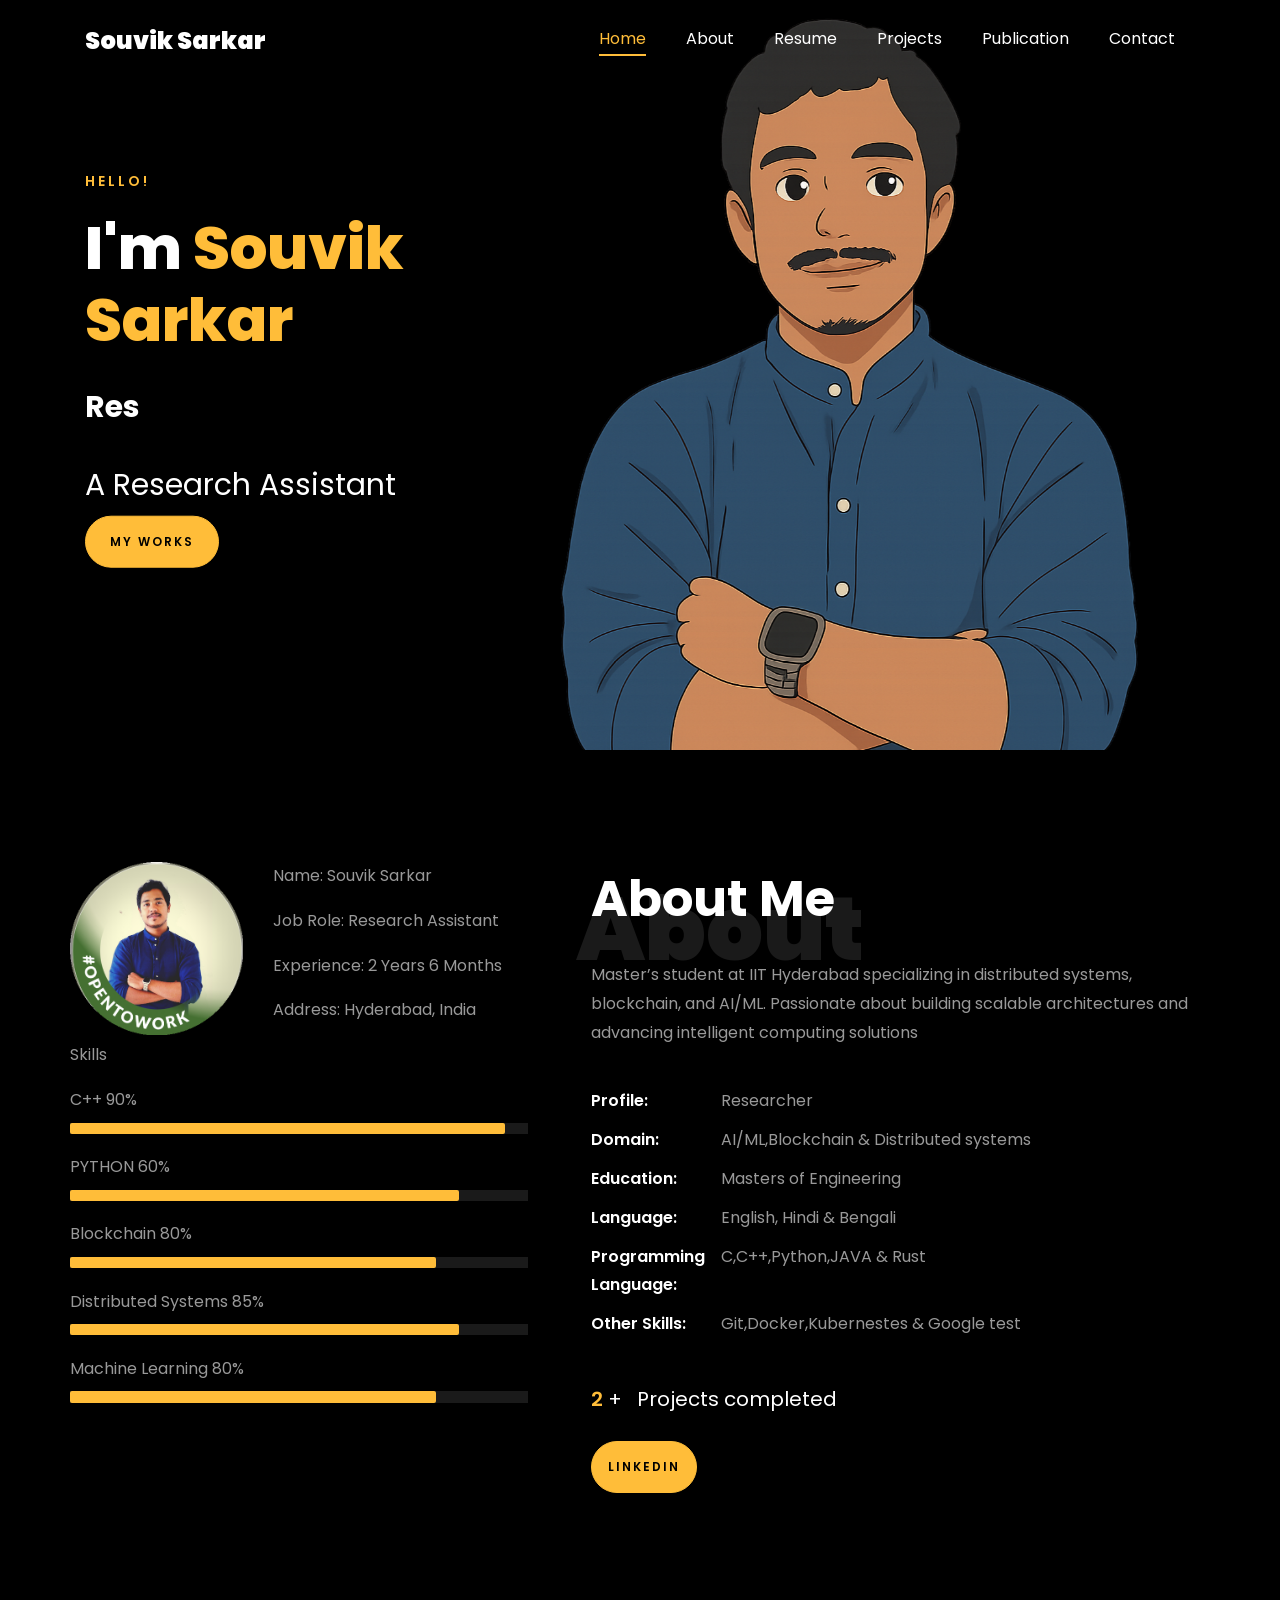
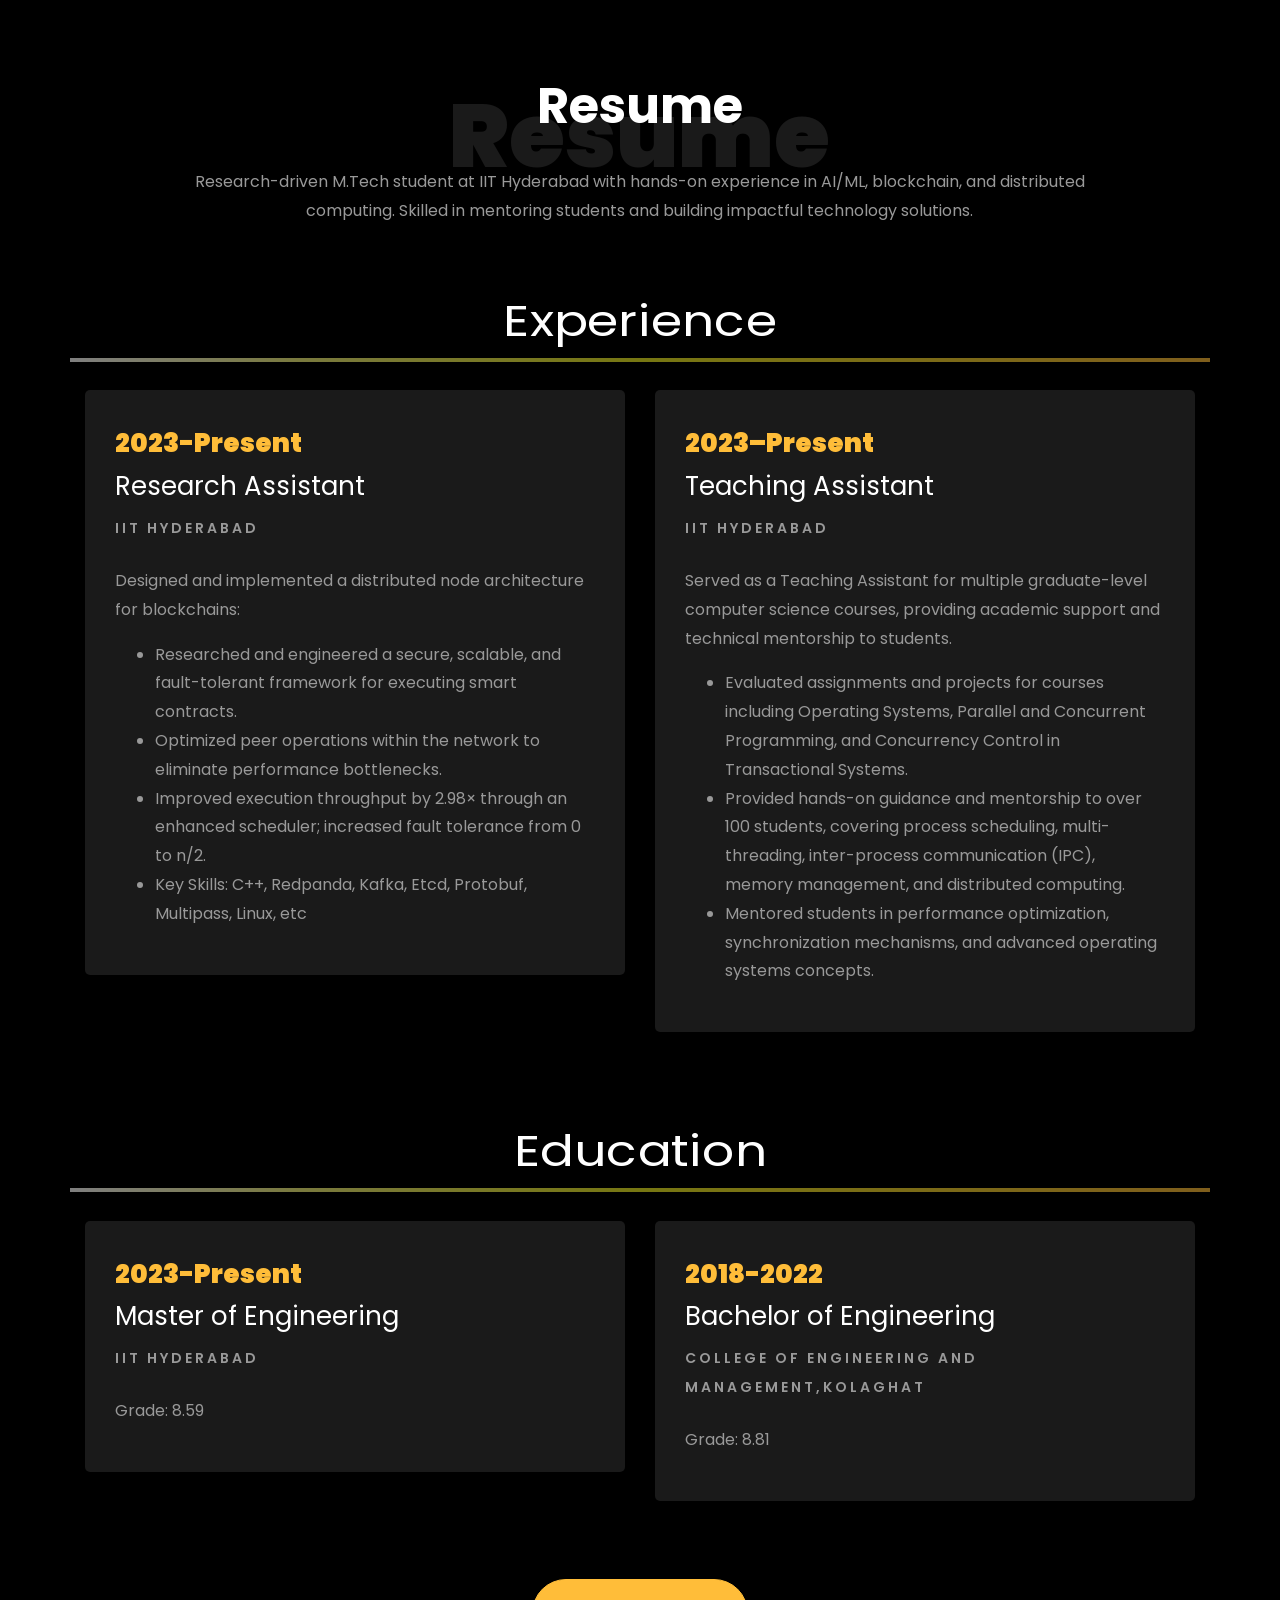
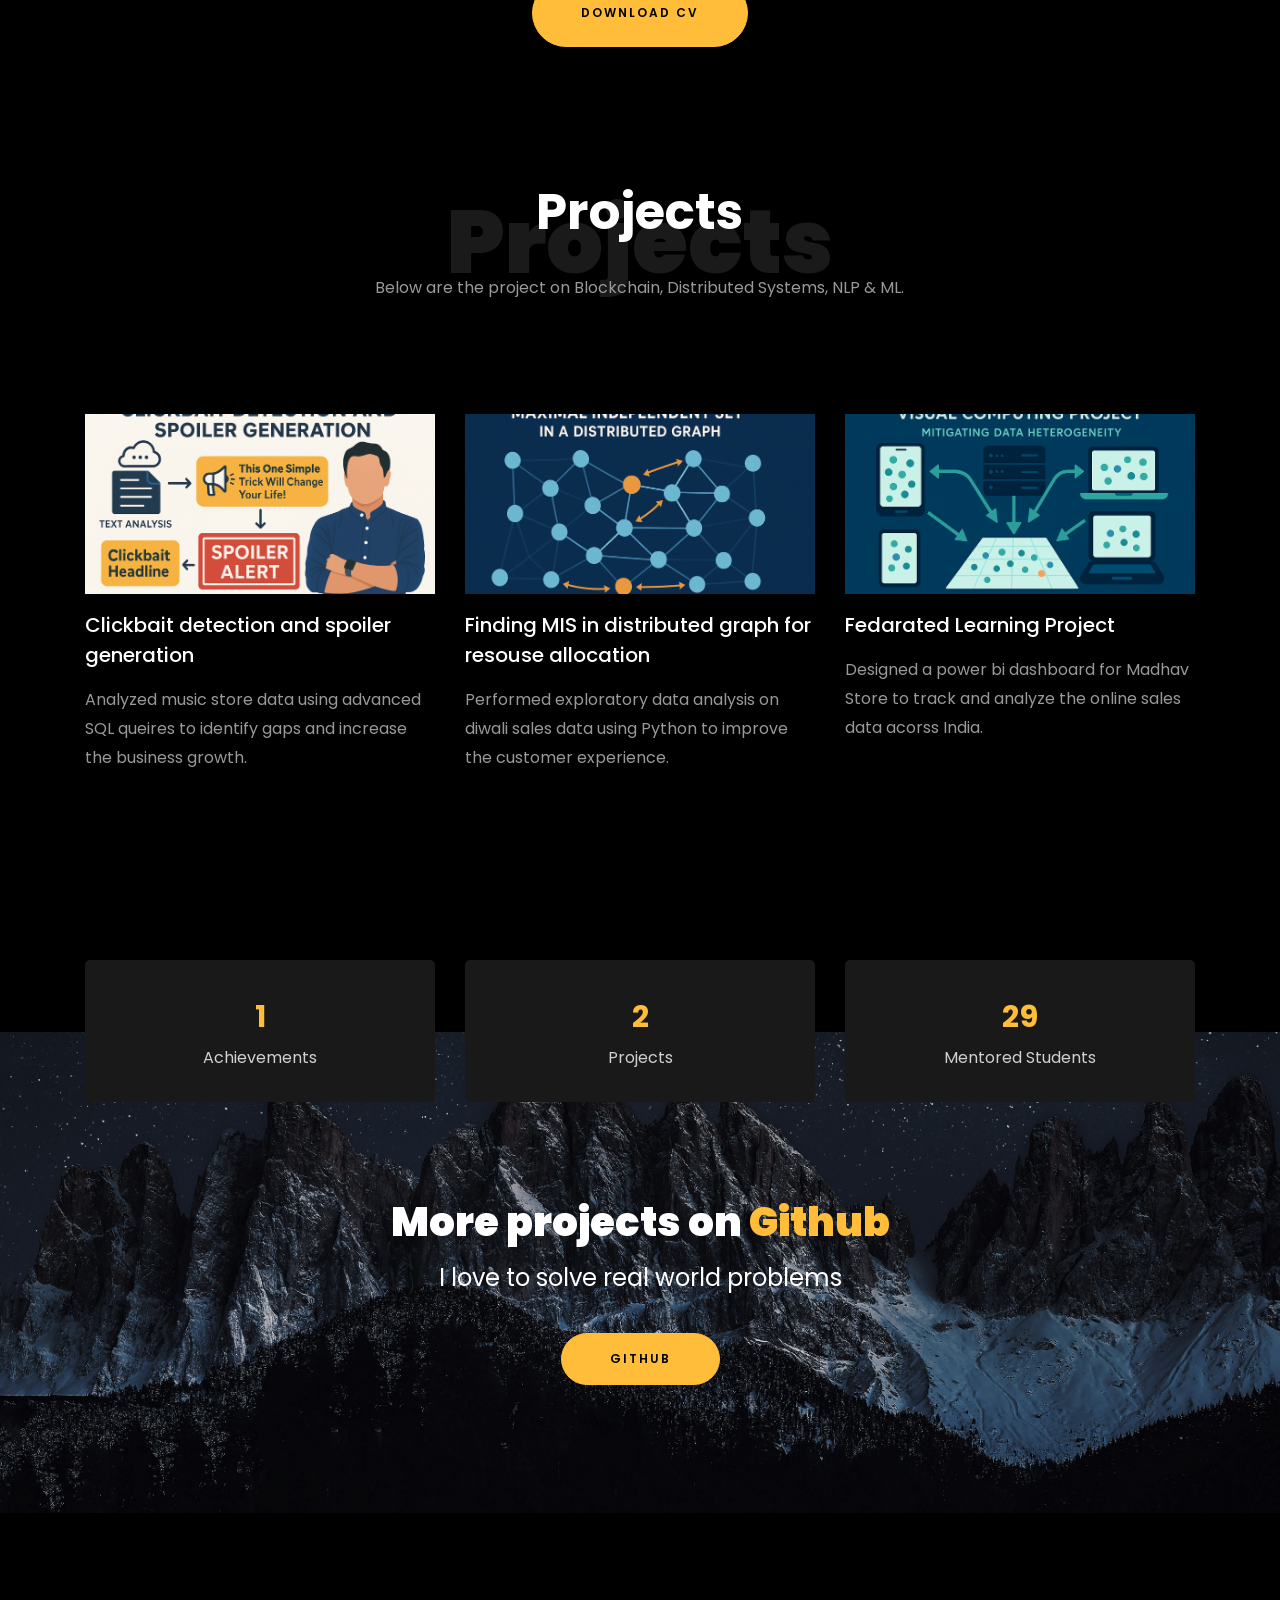
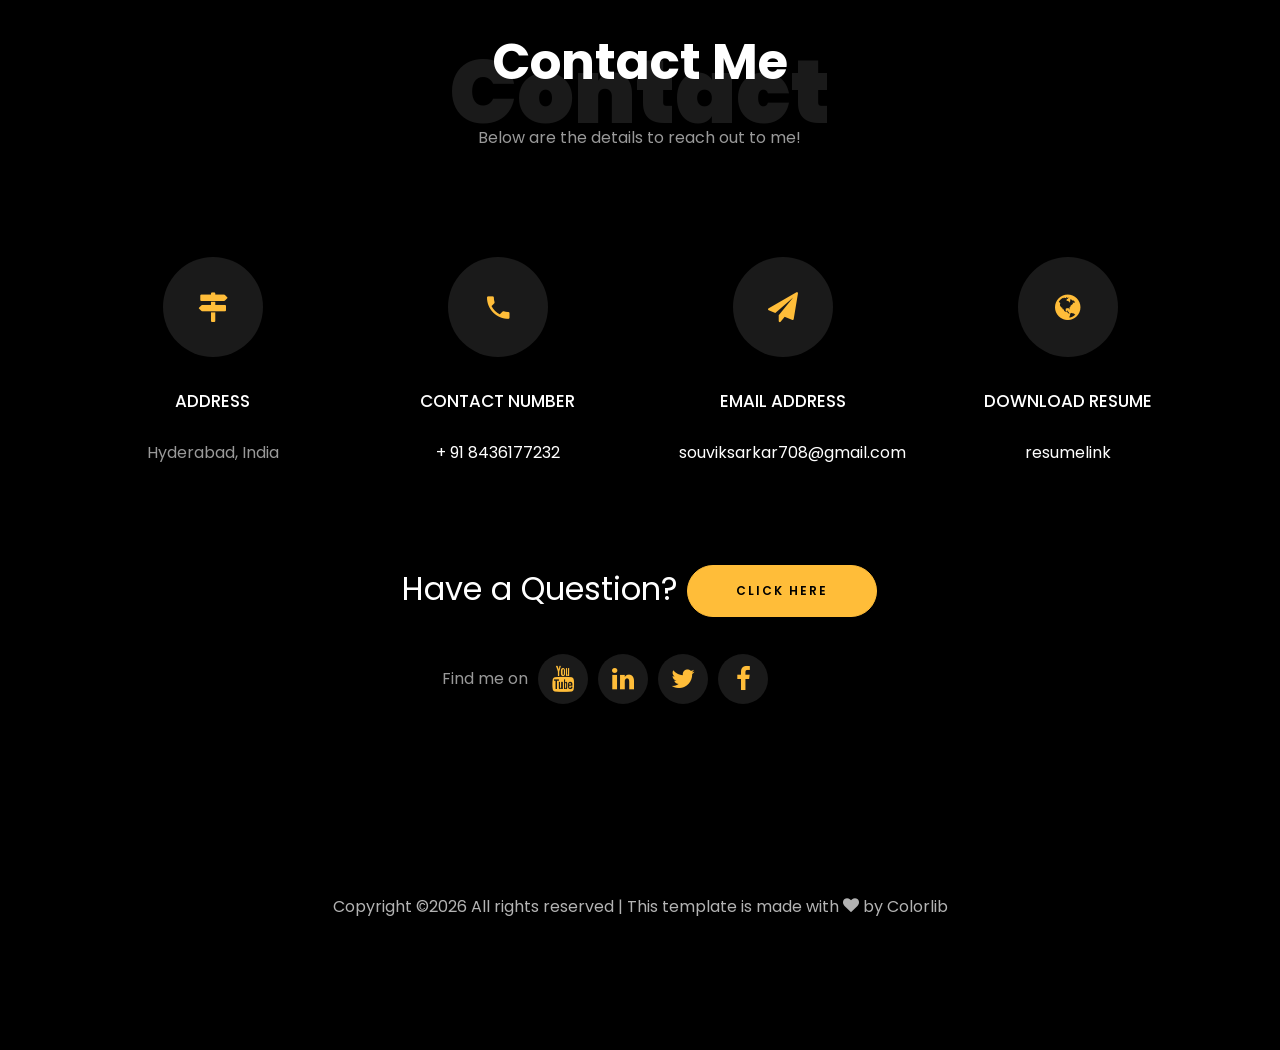
<file: index.html>
<!DOCTYPE html>
<html lang="en">
  <head>
    <title>Souvik Sarkar Portfolio</title>
    <meta charset="utf-8">
    <meta name="viewport" content="width=device-width, initial-scale=1, shrink-to-fit=no">
    
    <link href="https://fonts.googleapis.com/css?family=Poppins:100,200,300,400,500,600,700,800,900" rel="stylesheet">

    <link rel="stylesheet" href="css/open-iconic-bootstrap.min.css">
    <link rel="stylesheet" href="css/animate.css">
    
    <link rel="stylesheet" href="css/owl.carousel.min.css">
    <link rel="stylesheet" href="css/owl.theme.default.min.css">
    <link rel="stylesheet" href="css/magnific-popup.css">

    <link rel="stylesheet" href="css/aos.css">

    <link rel="stylesheet" href="css/ionicons.min.css">
    
    <link rel="stylesheet" href="css/flaticon.css">
    <link rel="stylesheet" href="css/icomoon.css">
    <link rel="stylesheet" href="css/style.css">



<style>

/*======================================
//--//-->   ABOUT
======================================*/

.about-mf .box-shadow-full {
  padding-top: 4rem;
  padding-bottom: 4rem;
}

.about-mf .about-img {
  margin-bottom: 2rem;
}

.about-mf .about-img img {
  margin-left: 10px;
}


.skill-mf .progress {
  /* background-color: #cde1f8; */
  margin: .5rem 0 1.2rem 0;
  border-radius: 0;
  height: .7rem;
}

.skill-mf .progress .progress-bar {
  height: .7rem;
  background-color: #ffbd39;
}


/* Animation styles */
#typing-animation {
  position: relative;
  font-size: 30px;
  font-weight: bold;
  color: rgb(255, 255, 255);
  overflow: hidden;
  white-space: nowrap;
  animation: typing 3s steps(20, end) infinite;
}

#typing-animation:before {
  content: "";
  /* position: absolute; */
  top: 0;
  left: 0;
  width: 0;
  height: 100%;
  background-color: #ccc;
  animation: typing-cursor 0.5s ease-in-out infinite;
}

@keyframes typing {
  from {
    width: 0;
  }
  to {
    width: 100%;
  }
}

@keyframes typing-cursor {
  from {
    width: 5px;
  }
  to {
    width: 0;
  }
}


/* project image zoom effect */

.zoom-effect {
  overflow: hidden;
  transition: transform 0.3s ease-out;
}

.zoom-effect:hover {
  transform: scale(1.1);
}


</style>


  </head>
  <body data-spy="scroll" data-target=".site-navbar-target" data-offset="300">
	  
	  
    <nav class="navbar navbar-expand-lg navbar-dark ftco_navbar ftco-navbar-light site-navbar-target" id="ftco-navbar">
	    <div class="container">
	      <a class="navbar-brand" href="index.html">Souvik Sarkar</a>
	      <button class="navbar-toggler js-fh5co-nav-toggle fh5co-nav-toggle" type="button" data-toggle="collapse" data-target="#ftco-nav" aria-controls="ftco-nav" aria-expanded="false" aria-label="Toggle navigation">
	        <span class="oi oi-menu"></span> Menu
	      </button>

	      <div class="collapse navbar-collapse" id="ftco-nav">
	        <ul class="navbar-nav nav ml-auto">
	          <li class="nav-item"><a href="#home-section" class="nav-link"><span>Home</span></a></li>
	          <li class="nav-item"><a href="#about-section" class="nav-link"><span>About</span></a></li>
	          <li class="nav-item"><a href="#resume-section" class="nav-link"><span>Resume</span></a></li>
	          <li class="nav-item"><a href="#project-section" class="nav-link"><span>Projects</span></a></li>
			  <li class="nav-item"><a href="#" class="nav-link"><span>Publication</span></a></li>
	          <li class="nav-item"><a href="#contact-section" class="nav-link"><span>Contact</span></a></li>
	        </ul>
	      </div>
	    </div>
	  </nav>
	  <section id="home-section" class="hero">
		  <div class="home-slider  owl-carousel">
	       <div class="slider-item ">
	      	<div class="overlay"></div>
	         <div class="container">
	          <div class="row d-md-flex no-gutters slider-text align-items-end justify-content-end" data-scrollax-parent="true">
	          	<div class="one-third js-fullheight order-md-last img" style="background-image:url(images/de61e42d-cf0a-4b4a-b64c-a668945ed99e.png);">
	          	 <div class="overlay"></div>
	          	</div>
		          <div class="one-forth d-flex  align-items-center ftco-animate" data-scrollax=" properties: { translateY: '70%' }">
		          	<div class="text">
		          		<span class="subheading">Hello!</span>
			            <h1 class="mb-4 mt-3">I'm <span>Souvik Sarkar</span></h1>

						<!-- Element to contain animated typing -->
						<span id="typing-animation"></span>

						<script>

						// Initialize the typing animation
						const typingAnimationElement = document.getElementById('typing-animation');

						// Create an array of typing text
						const typingTexts = [
						'Student  ',
						'Researcher  ',
						'Teacher   ',
						];

						// Create a function to display the typing animation for a given text
						function playTypingAnimation(text) {
						// Loop through each character and add it to the element
						for (let i = 0; i < text.length; i++) {
							setTimeout(() => {
							typingAnimationElement.textContent += text[i];
							}, i * 200); // Increase the delay to slow down the typing animation
						}

						// Once the animation is complete, reset the text and start over
						setTimeout(() => {
							typingAnimationElement.textContent = '';
							playTypingAnimation(typingTexts[(typingTexts.indexOf(text) + 1) % typingTexts.length]);
						}, text.length * 200);
						}

						// Start the typing animation loop
						playTypingAnimation(typingTexts[0]);

						</script>

						<br>
						<br>
			            <h2>A Research Assistant</h2>
						<!-- <h2 class="d-flex" style="margin-bottom: 0">With over 5 years of experience</h2> -->
						<!-- <br> -->
			            <p><a href="https://github.com/Souvik708" class="btn btn-primary py-3 px-4">My works</a></p>
		            </div>
		          </div>
	        	</div>
	        </div>
	      </div>
		</div>
    </section>



    <section class="ftco-about img ftco-section ftco-no-pb" id="about-section">
    	<div class="container">
			<div class="row">
				<div class="row d-flex align-items-stretch">
				<!-- <div class="row d-flex"> -->
					<div class="col-md-6 col-lg-5 d-flex">
						<div class="img-about img d-flex align-items-stretch">
							<div class="overlay">
								<div class="row">
									<div class="col-sm-6 col-md-5">
									  <div class="about-img">
										<img src="images/circular_output.png" class="img-fluid rounded b-shadow-a" alt="">
									  </div>
									</div>
									<!-- Details next to profile image -->
									<div class="col-sm-6 col-md-7">
									  <div class="about-info">
										<p><span class="title-s">Name: </span> <span>Souvik Sarkar</span></p>
										<p><span class="title-s">Job Role: </span> <span>Research Assistant</span></p>
										<p><span class="title-s">Experience: </span> <span>2 Years 6 Months</span></p>
										<p><span class="title-s">Address: </span> <span>Hyderabad, India</span></p>
									  </div>
									</div>
								  </div>

								<div class="skill-mf">
									<p class="title-s">Skills</p>
									<span>C++</span> <span class="pull-right">90%</span>
									<div class="progress">
										<div class="progress-bar" role="progressbar" style="width: 95%;" aria-valuenow="95" aria-valuemin="0"
											aria-valuemax="100"></div>
									</div>
									
									<span>PYTHON</span> <span class="pull-right">60%</span>
									<div class="progress">
										<div class="progress-bar" role="progressbar" style="width: 85%" aria-valuenow="85" aria-valuemin="0"
											aria-valuemax="100"></div>
									</div>
									
									<span>Blockchain</span> <span class="pull-right">80%</span>
									<div class="progress">
										<div class="progress-bar" role="progressbar" style="width: 80%" aria-valuenow="90" aria-valuemin="0"
											aria-valuemax="100"></div>
									</div>
									
									<span>Distributed Systems</span> <span class="pull-right">85%</span>
									<div class="progress">
										<div class="progress-bar" role="progressbar" style="width: 85%" aria-valuenow="85" aria-valuemin="0"
											aria-valuemax="100"></div>
									</div>
									
									<span>Machine Learning</span> <span class="pull-right">80%</span>
									<div class="progress">
										<div class="progress-bar" role="progressbar" style="width: 80%" aria-valuenow="80" aria-valuemin="0"
											aria-valuemax="100"></div>
									</div>
								</div>
							</div>
						</div>
					</div>
					
					<div class="col-md-6 col-lg-7 pl-lg-5 pb-5">
						<div class="row justify-content-start pb-3">
							<div class="col-md-12 heading-section ftco-animate">
								
								<h1 class="big">About</h1>
								<h2 class="mb-4">About Me</h2>
								
								<p>Master’s student at IIT Hyderabad specializing in distributed systems, blockchain, and AI/ML. 
									Passionate about building scalable architectures and advancing intelligent computing solutions</p>
								<ul class="about-info mt-4 px-md-0 px-2">
									<li class="d-flex"><span>Profile:</span> <span>Researcher </span></li>
									<li class="d-flex"><span>Domain:</span> <span>AI/ML,Blockchain &amp; Distributed systems</span></li>
									<li class="d-flex"><span>Education:</span> <span>Masters of Engineering</span></li>
									<li class="d-flex"><span>Language:</span> <span>English, Hindi &amp; Bengali</span></li>
									<li class="d-flex"><span>Programming Language:</span> <span>C,C++,Python,JAVA &amp; Rust</span></li>
									<li class="d-flex"><span>Other Skills:</span> <span>Git,Docker,Kubernestes &amp; Google test</span></li>
									<!-- <li class="d-flex"><span>Interest:</span> <span>Traveling, Travel Photography, Teaching</span></li> -->
									
								</ul>
							</div>
						</div>


						<div class="counter-wrap ftco-animate d-flex mt-md-3">
							<div class="text">
								<p class="mb-4">
									<span class="number" data-number="10">0</span> <span>+</span>
									<span>&nbsp; Projects completed</span>
								</p>
								<p><a href="https://www.linkedin.com/in/souvik-sarkar-a14ba5222/" class="btn btn-primary py-3 px-3">LinkedIn</a></p>
							</div>
						</div>
					</div>
				</div>
			</div>
		</div>
    </section>



	
    <section class="ftco-section ftco-no-pb" id="resume-section">
    	<div class="container">
    		<div class="row justify-content-center pb-5">
          <div class="col-md-10 heading-section text-center ftco-animate">
          	<h1 class="big big-2">Resume</h1>
            <h2 class="mb-4">Resume</h2>
            <p>Research-driven M.Tech student at IIT Hyderabad with hands-on experience in AI/ML, blockchain, and distributed computing. Skilled in mentoring students and building impactful technology solutions.</p>
          </div>
        </div>

		<div class="row">
			<h1 class="big-4">Experience</h1>
			<div class="underline"></div>
		</div>
		<br>
		
		<div class="row">
				<div class="col-md-6">
					<div class="resume-wrap ftco-animate">
						<span class="date">2023-Present</span>
						<h2>Research Assistant</h2>
						<span class="position">IIT Hyderabad</span>
						<p class="mt-4">Designed and implemented a distributed node architecture for blockchains: 
							<ul>
								<li>Researched and engineered a secure, scalable, and fault-tolerant framework for executing smart contracts.</li>
								<li>Optimized peer operations within the network to eliminate performance bottlenecks.</li>
								<li>Improved execution throughput by 2.98× through an enhanced scheduler; increased fault tolerance from 0 to n/2.</li>
								<li>Key Skills: C++, Redpanda, Kafka, Etcd, Protobuf, Multipass, Linux, etc</li>
							</ul>
						</p>
					</div>

				</div>

				<div class="col-md-6">
					<div class="resume-wrap ftco-animate">
						<span class="date">2023–Present</span>
						<h2>Teaching Assistant</h2>
						<span class="position">IIT Hyderabad</span>
						<p class="mt-4">
						  Served as a Teaching Assistant for multiple graduate-level computer science courses, providing academic support and technical mentorship to students.
						  <ul>
							<li>Evaluated assignments and projects for courses including Operating Systems, Parallel and Concurrent Programming, and Concurrency Control in Transactional Systems.</li>
							<li>Provided hands-on guidance and mentorship to over 100 students, covering process scheduling, multi-threading, inter-process communication (IPC), memory management, and distributed computing.</li>
							<li>Mentored students in performance optimization, synchronization mechanisms, and advanced operating systems concepts.</li>
						  </ul>
						</p>
					  </div>

				</div>
			</div>

		<br>
		<br>

		<div class="row">
			<h1 class="big-4">Education</h1>
			<div class="underline"></div>
		</div>
		<br>
		
			<div class="row">
    			<div class="col-md-6">
    				<div class="resume-wrap ftco-animate">
    					<span class="date">2023-Present</span>
    					<h2>Master of Engineering</h2>
    					<span class="position">IIT Hyderabad</span>
    					<p class="mt-4">Grade: 8.59</p>
    				</div>
    			</div>

    			<div class="col-md-6">
    				<div class="resume-wrap ftco-animate">
    					<span class="date">2018-2022</span>
    					<h2>Bachelor of Engineering</h2>
    					<span class="position">College of Engineering and Management,Kolaghat</span>
    					<p class="mt-4">Grade: 8.81</p>
    				</div>
				</div>
    		</div>

    		<div class="row justify-content-center mt-5">
    			<div class="col-md-6 text-center ftco-animate">
    				<p><a href="https://drive.google.com/file/d/1c8USrD42RAqp1OsjMxQMpdARiaY_6McQ/view?usp=sharing" class="btn btn-primary py-4 px-5">Download CV</a></p>
    			</div>
    		</div>
    	</div>
    </section>

   

    <section class="ftco-section" id="project-section">
      <div class="container">
        <div class="row justify-content-center mb-5 pb-5">
          <div class="col-md-7 heading-section text-center ftco-animate">
            <h1 class="big big-2">Projects</h1>
            <h2 class="mb-4">Projects</h2>
            <p>Below are the project on Blockchain, Distributed Systems, NLP & ML.</p>
          </div>
        </div>
        <div class="row d-flex">
          <div class="col-md-4 d-flex ftco-animate">
          	<div class="blog-entry justify-content-end">
              <a href="https://github.com/Souvik708/Resume-Projects/tree/main/NLP" class="block-20 zoom-effect" style="background-image: url('images/generated-image.png');">
              </a>
              <div class="text mt-3 float-right d-block">

                <h3 class="heading"><a href="https://github.com/Souvik708/Resume-Projects/tree/main/NLP">Clickbait detection and spoiler generation</a></h3>
                <p>Analyzed music store data using advanced SQL queires to identify gaps and increase the business growth.</p>
              </div>
            </div>
          </div>
          <div class="col-md-4 d-flex ftco-animate">
          	<div class="blog-entry justify-content-end">
              <a href="https://github.com/Souvik708/Resume-Projects/tree/main/DC" class="block-20 zoom-effect" style="background-image: url('images/project2.png');">
              </a>
              <div class="text mt-3 float-right d-block">

                <h3 class="heading"><a href="https://github.com/Souvik708/Resume-Projects/tree/main/DC">Finding MIS in distributed graph for resouse allocation</a></h3>
                <p>Performed exploratory data analysis on diwali sales data using Python to improve the customer experience.</p>
              </div>
            </div>
          </div>
          <div class="col-md-4 d-flex ftco-animate">
          	<div class="blog-entry">
              <a href="https://github.com/Souvik708/Resume-Projects/tree/main/VC" class="block-20 zoom-effect" style="background-image: url('images/project3.png');">
              </a>
              <div class="text mt-3 float-right d-block">

                <h3 class="heading"><a href="https://github.com/Souvik708/Resume-Projects/tree/main/VC">Fedarated Learning Project</a></h3>
                <p>Designed a power bi dashboard for Madhav Store to track and analyze the online sales data acorss India.</p>
              </div>
            </div>
          </div>
        </div>
	<br>
		<!-- added justify-content-center to center align the last two projects -->
		<!-- <div class="row d-flex justify-content-center">  
			<div class="col-md-4 d-flex ftco-animate">
				<div class="blog-entry justify-content-end">
				<a href="https://github.com/rishabhnmishra/sales_forecasting/tree/main" class="block-20 zoom-effect" style="background-image: url('images/proj_4.jpg');">
				</a>
				<div class="text mt-3 float-right d-block">
  
				  <h3 class="heading"><a href="https://github.com/rishabhnmishra/sales_forecasting/tree/main">Sales Forecast- Time Series Forecasting</a></h3>
				  <p>Used multiple machine learning models to forecast sales (retail store) and performed time series analysis.</p>
				</div>
			  </div>
			</div>
			<div class="col-md-4 d-flex ftco-animate">
				<div class="blog-entry justify-content-end">
				<a href="https://github.com/rishabhnmishra/customer_segmentation/blob/main/Customer_Segmentation-final.ipynb" class="block-20 zoom-effect" style="background-image: url('images/proj_5.jpg');">
				</a>
				<div class="text mt-3 float-right d-block">
  
				  <h3 class="heading"><a href="https://github.com/rishabhnmishra/customer_segmentation/blob/main/Customer_Segmentation-final.ipynb">Customer Segmentation using clustering model</a></h3>
				  <p>Developed a ML model to give various recommendations of financial products &amp; services on target customer groups.</p>
				</div>
			  </div>
			</div>
		 </div>
	  </div> -->
    </section>

	<section class="ftco-section ftco-no-pt ftco-no-pb ftco-counter img" id="section-counter">
      <div class="container">
		<div class="row d-md-flex align-items-center">
          <div class="col-md d-flex justify-content-center counter-wrap ftco-animate">
            <div class="block-18">
              <div class="text">
                <strong class="number" data-number="4">0</strong>
                <span>Achievements</span>
              </div>
            </div>
          </div>
          <div class="col-md d-flex justify-content-center counter-wrap ftco-animate">
            <div class="block-18">
              <div class="text">
                <strong class="number" data-number="10">0</strong>
                <span>Projects</span>
              </div>
            </div>
          </div>
          <div class="col-md d-flex justify-content-center counter-wrap ftco-animate">
            <div class="block-18">
              <div class="text">
                <strong class="number" data-number="100">0</strong>
                <span>Mentored Students</span>
              </div>
            </div>
          </div>
          <!-- <div class="col-md d-flex justify-content-center counter-wrap ftco-animate">
            <div class="block-18">
              <div class="text">
                <strong class="number" data-number="500">0</strong>
                <span>Cups of coffee</span>
              </div>
            </div>
          </div> -->
        </div>
      </div>
	
	  <div class="ftco-section ftco-hireme img margin-top" style="background-image: url(images/bg_1.jpg)">
			<!-- <div class="container"> -->
				<div class="row justify-content-center">
					<div class="col-md-7 ftco-animate text-center">
						<h2>More projects on<span> Github  </span> </h2>
						<div class="heading"> <h4> I love to solve real world problems </h4>
						<br>
						<p><a href="https://github.com/Souvik708" class="btn btn-primary py-3 px-5">GitHub</a></p>
						</div>
					</div>
				</div>
			<!-- </div> -->
		</div>
	</section>



    <section class="ftco-section contact-section ftco-no-pb" id="contact-section">
      <div class="container">
      	<div class="row justify-content-center mb-5 pb-3">
          <div class="col-md-7 heading-section text-center ftco-animate">
            <h1 class="big big-2">Contact</h1>
            <h2 class="mb-4">Contact Me</h2>
            <p>Below are the details to reach out to me!</p>
          </div>
        </div>

        <div class="row d-flex contact-info mb-5">
          <div class="col-md-6 col-lg-3 d-flex ftco-animate">
          	<div class="align-self-stretch box p-4 text-center">
          		<div class="icon d-flex align-items-center justify-content-center">
          			<span class="icon-map-signs"></span>
          		</div>
          		<h3 class="mb-4">Address</h3>
	            <p>Hyderabad, India</p>
	          </div>
          </div>
          <div class="col-md-6 col-lg-3 d-flex ftco-animate">
          	<div class="align-self-stretch box p-4 text-center">
          		<div class="icon d-flex align-items-center justify-content-center">
          			<span class="icon-phone2"></span>
          		</div>
          		<h3 class="mb-4">Contact Number</h3>
	            <p><a href="tel://8436177232">+ 91 8436177232</a></p>
	          </div>
          </div>
          <div class="col-md-6 col-lg-3 d-flex ftco-animate">
          	<div class="align-self-stretch box p-4 text-center">
          		<div class="icon d-flex align-items-center justify-content-center">
          			<span class="icon-paper-plane"></span>
          		</div>
          		<h3 class="mb-4">Email Address</h3>
	            <p><a href="mailto:souviksarkar708@gmail.com">souviksarkar708@gmail.com</a></p>
	          </div>
          </div>
          <div class="col-md-6 col-lg-3 d-flex ftco-animate">
          	<div class="align-self-stretch box p-4 text-center">
          		<div class="icon d-flex align-items-center justify-content-center">
          			<span class="icon-globe"></span>
          		</div>
          		<h3 class="mb-4">Download Resume</h3>
	            <p><a href="https://drive.google.com/file/d/1c8USrD42RAqp1OsjMxQMpdARiaY_6McQ/view?usp=sharing">resumelink</a></p>
	          </div>
          </div>

		  <div class="container">
			<br>
			<br>
			<div class="row justify-content-center">
				<div class="col-md-7 ftco-animate text-center">
					<h2>Have a<span> Question?  </span> <a href="#" class="btn btn-primary py-3 px-5">Click Here</a> </h2>
				</div>
			</div>
				<br>
					<ul class="ftco-footer-social list-unstyled d-flex justify-content-center align-items-center mb-0">
					  <li class="ftco-animate normal-txt">Find me on  </li>
					  <li class="ftco-animate"><a href="#"><span class="icon-youtube"></span></a></li>
					  <li class="ftco-animate"><a href="https://www.linkedin.com/in/souvik-sarkar-a14ba5222/"><span class="icon-linkedin"></span></a></li>  
					  <li class="ftco-animate"><a href="#"><span class="icon-twitter"></span></a></li>
					  <li class="ftco-animate"><a href="#"><span class="icon-facebook"></span></a></li>
				      <li class="ftco-animate"><a href="#"><span class="icon-instagram"></span></a></li>
					</ul>
				<br>
		   </div>
   </div>
 </section>


 
	
    <footer class="ftco-footer ftco-section">
		<div class="container">
		  <div class="row">
			<div class="col-md-12 text-center">
  
			  <p><!-- Link back to Colorlib can't be removed. Template is licensed under CC BY 3.0. -->
	Copyright &copy;<script>document.write(new Date().getFullYear());</script> All rights reserved | This template is made with <i class="icon-heart color-danger" aria-hidden="true"></i> by <a href="https://colorlib.com" target="_blank">Colorlib</a>
	<!-- Link back to Colorlib can't be removed. Template is licensed under CC BY 3.0. --></p>
			</div>
		  </div>
		</div>
	  </footer>


  <!-- loader -->
  <div id="ftco-loader" class="show fullscreen"><svg class="circular" width="48px" height="48px"><circle class="path-bg" cx="24" cy="24" r="22" fill="none" stroke-width="4" stroke="#eeeeee"/><circle class="path" cx="24" cy="24" r="22" fill="none" stroke-width="4" stroke-miterlimit="10" stroke="#F96D00"/></svg></div>


  <script src="js/jquery.min.js"></script>
  <script src="js/jquery-migrate-3.0.1.min.js"></script>
  <script src="js/popper.min.js"></script>
  <script src="js/bootstrap.min.js"></script>
  <script src="js/jquery.easing.1.3.js"></script>
  <script src="js/jquery.waypoints.min.js"></script>
  <script src="js/jquery.stellar.min.js"></script>
  <script src="js/owl.carousel.min.js"></script>
  <script src="js/jquery.magnific-popup.min.js"></script>
  <script src="js/aos.js"></script>
  <script src="js/jquery.animateNumber.min.js"></script>
  <script src="js/scrollax.min.js"></script>
  
  <script src="js/main.js"></script>
    
  </body>
</html>
</file>
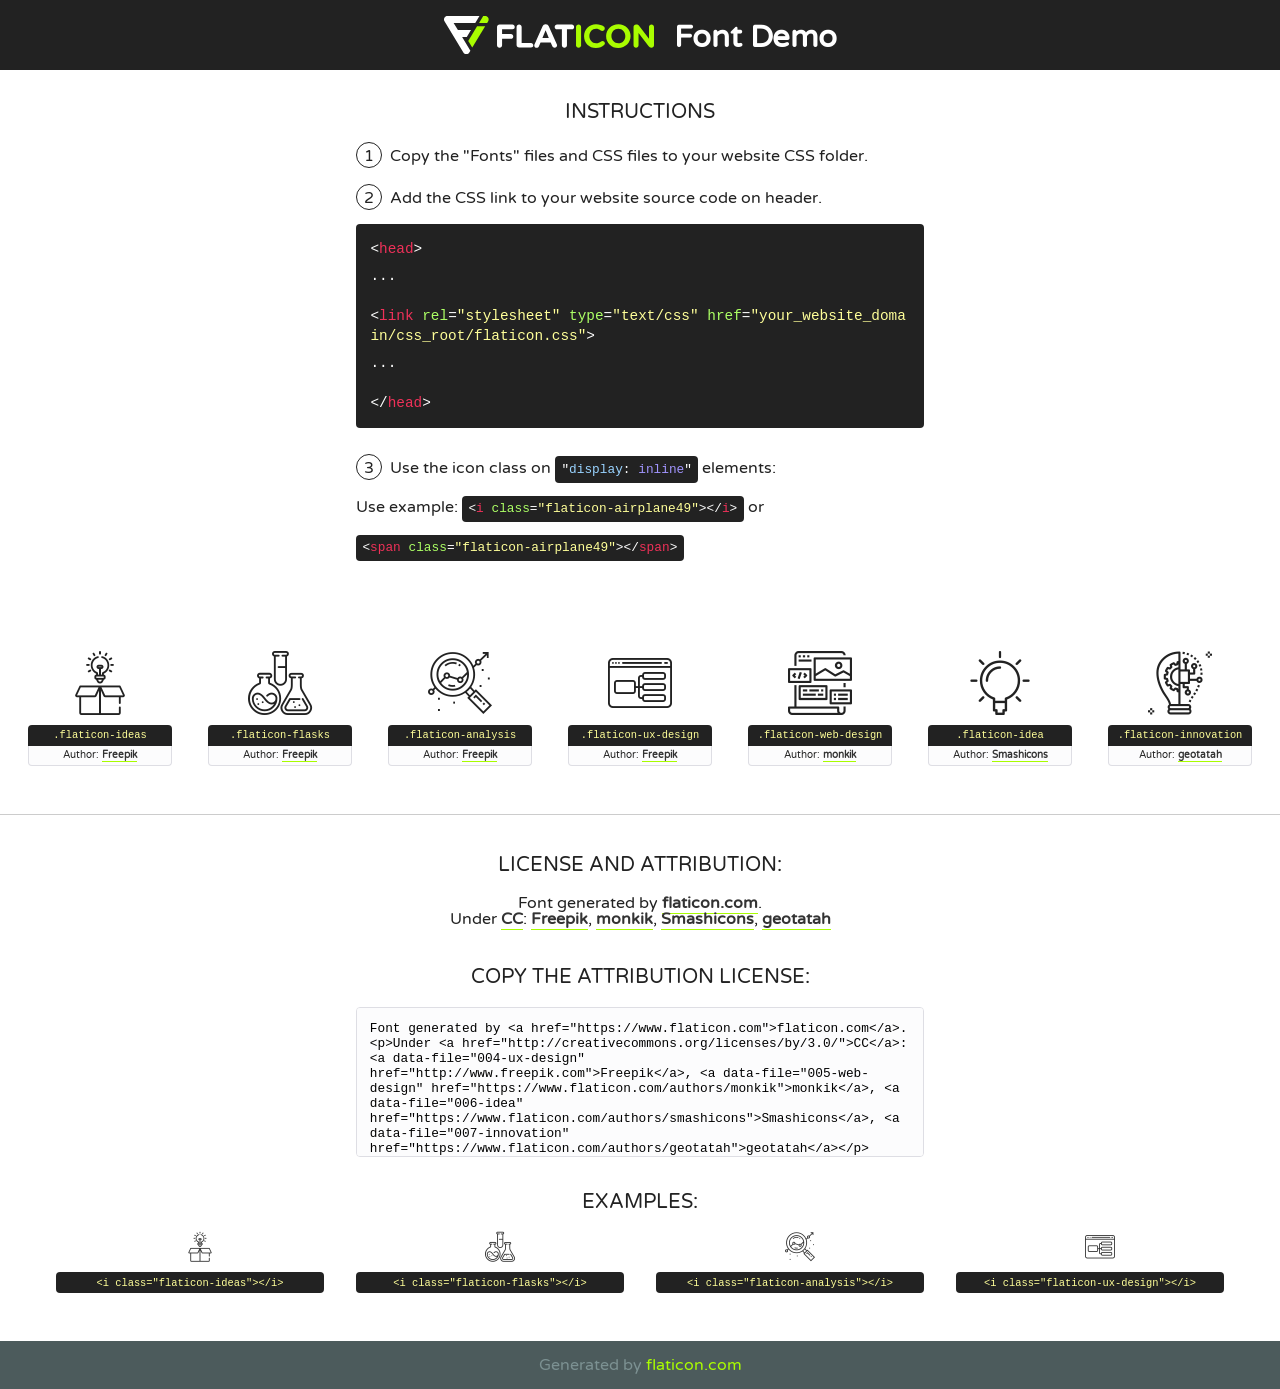
<file: fonts/flaticon/font/flaticon.html>
<!DOCTYPE html>
<!--
  Flaticon icon font: Flaticon
  Creation date: 20/03/2019 02:18
-->
<html>
<!DOCTYPE html>
<html>

<head>
    <title>Flaticon WebFont</title>
    <link href="http://fonts.googleapis.com/css?family=Varela+Round" rel="stylesheet" type="text/css" />
    <link rel="stylesheet" type="text/css" href="flaticon.css">
    <meta charset="UTF-8">
    <style>
    html, body, div, span, applet, object, iframe,
    h1, h2, h3, h4, h5, h6, p, blockquote, pre,
    a, abbr, acronym, address, big, cite, code,
    del, dfn, em, img, ins, kbd, q, s, samp,
    small, strike, strong, sub, sup, tt, var,
    b, u, i, center,
    dl, dt, dd, ol, ul, li,
    fieldset, form, label, legend,
    table, caption, tbody, tfoot, thead, tr, th, td,
    article, aside, canvas, details, embed, 
    figure, figcaption, footer, header, hgroup, 
    menu, nav, output, ruby, section, summary,
    time, mark, audio, video {
        margin: 0;
        padding: 0;
        border: 0;
        font-size: 100%;
        font: inherit;
        vertical-align: baseline;
    }
    /* HTML5 display-role reset for older browsers */
    article, aside, details, figcaption, figure, 
    footer, header, hgroup, menu, nav, section {
        display: block;
    }
    body {
        line-height: 1;
    }
    ol, ul {
        list-style: none;
    }
    blockquote, q {
        quotes: none;
    }
    blockquote:before, blockquote:after,
    q:before, q:after {
        content: '';
        content: none;
    }
    table {
        border-collapse: collapse;
        border-spacing: 0;
    }
    body {
        font-family: 'Varela Round', Helvetica, Arial, sans-serif;
        font-size: 16px;
        color: #222;
    }
    a {
        color: #333;
        border-bottom: 1px solid #a9fd00;
        font-weight: bold;
        text-decoration: none;
    }
    * {
        -moz-box-sizing: border-box;
        -webkit-box-sizing: border-box;
        box-sizing: border-box;
        margin: 0;
        padding: 0;
    }
    [class^="flaticon-"]:before, [class*=" flaticon-"]:before, [class^="flaticon-"]:after, [class*=" flaticon-"]:after {
        font-family: Flaticon;
        font-size: 30px;
        font-style: normal;
        margin-left: 20px;
        color: #333;
    }
    .wrapper {
        max-width: 600px;
        margin: auto;
        padding: 0 1em;
    }
    .title {
        font-size: 1.25em;
        text-align: center;
        margin-bottom: 1em;
        text-transform: uppercase;
    }
    header {
        text-align: center;
        background-color: #222;
        color: #fff;
        padding: 1em;
    }
    header .logo {
        width: 210px;
        height: 38px;
        display: inline-block;
        vertical-align: middle;
        margin-right: 1em;
        border: none;
    }
    header strong {
        font-size: 1.95em;
        font-weight: bold;
        vertical-align: middle;
        margin-top: 5px;
        display: inline-block;
    }
    .demo {
        margin: 2em auto;
        line-height: 1.25em;
    }
    .demo ul li {
        margin-bottom: 1em;
    }
    .demo ul li .num {
        color: #222;
        border-radius: 20px;
        display: inline-block;
        width: 26px;
        padding: 3px;
        height: 26px;
        text-align: center;
        margin-right: 0.5em;
        border: 1px solid #222;
    }
    .demo ul li code {
        background-color: #222;
        border-radius: 4px;
        padding: 0.25em 0.5em;
        display: inline-block;
        color: #fff;
        font-family: Consolas,Monaco,Lucida Console,Liberation Mono,DejaVu Sans Mono,Bitstream Vera Sans Mono,Courier New, monospace;
        font-weight: lighter;
        margin-top: 1em;
        font-size: 0.8em;
        word-break: break-all;
    }
    .demo ul li code.big {
        padding: 1em;
        font-size: 0.9em;
    }
    .demo ul li code .red {
        color: #EF3159;
    }
    .demo ul li code .green {
        color: #ACFF65;
    }
    .demo ul li code .yellow {
        color: #FFFF99;
    }
    .demo ul li code .blue {
        color: #99D3FF;
    }
    .demo ul li code .purple {
        color: #A295FF;
    }
    .demo ul li code .dots {
        margin-top: 0.5em;
        display: block;
    }
    #glyphs {
        border-bottom: 1px solid #ccc;
        padding: 2em 0;
        text-align: center;
    }
    .glyph {
        display: inline-block;
        width: 9em;
        margin: 1em;
        text-align: center;
        vertical-align: top;
        background: #FFF;
    }
    .glyph .glyph-icon {
        padding: 10px;
        display: block;
        font-family:"Flaticon";
        font-size: 64px;
        line-height: 1;
    }
    .glyph .glyph-icon:before {
        font-size: 64px;
        color: #222;
        margin-left: 0;
    }
    .class-name {
        font-size: 0.65em;
        background-color: #222;
        color: #fff;
        border-radius: 4px 4px 0 0;
        padding: 0.5em;
        color: #FFFF99;
        font-family: Consolas,Monaco,Lucida Console,Liberation Mono,DejaVu Sans Mono,Bitstream Vera Sans Mono,Courier New, monospace;
    }
    .author-name {
        font-size: 0.6em;
        background-color: #fcfcfd;
        border: 1px solid #DEDEE4;
        border-top: 0;
        border-radius: 0 0 4px 4px;
        padding: 0.5em;
    }
    .class-name:last-child {
        font-size: 10px;
        color:#888;
    }
    .class-name:last-child a {
        font-size: 10px;
        color:#555;
    }
    .class-name:last-child a:hover {
        color:#a9fd00;
    }
    .glyph > input {
        display: block;
        width: 100px;
        margin: 5px auto;
        text-align: center;
        font-size: 12px;
        cursor: text;
    }
    .glyph > input.icon-input {
        font-family:"Flaticon";
        font-size: 16px;
        margin-bottom: 10px;
    }
    .attribution .title {
        margin-top: 2em;
    }
    .attribution textarea {
        background-color: #fcfcfd;
        padding: 1em;
        border: none;
        box-shadow: none;
        border: 1px solid #DEDEE4;
        border-radius: 4px;
        resize: none;
        width: 100%;
        height: 150px;
        font-size: 0.8em;
        font-family: Consolas,Monaco,Lucida Console,Liberation Mono,DejaVu Sans Mono,Bitstream Vera Sans Mono,Courier New, monospace;
        -webkit-appearance: none;
    }
    .iconsuse {
        margin: 2em auto;
        text-align: center;
        max-width: 1200px;
    }
    .iconsuse:after {
        content: '';
        display: table;
        clear: both;
    }
    .iconsuse .image {
        float: left;
        width: 25%;
        padding: 0 1em;
    }
    .iconsuse .image p {
        margin-bottom: 1em;
    }
    .iconsuse .image span {
        display: block;
        font-size: 0.65em;
        background-color: #222;
        color: #fff;
        border-radius: 4px;
        padding: 0.5em;
        color: #FFFF99;
        margin-top: 1em;
        font-family: Consolas,Monaco,Lucida Console,Liberation Mono,DejaVu Sans Mono,Bitstream Vera Sans Mono,Courier New, monospace;
    }
    #footer {
        text-align: center;
        background-color: #4C5B5C;
        color: #7c9192;
        padding: 1em;
    }
    #footer a {
        border: none;
        color: #a9fd00;
        font-weight: normal;
    }
    @media (max-width: 960px) {
        .iconsuse .image {
            width: 50%;
        }
    }
    @media (max-width: 560px) {
        .iconsuse .image {
            width: 100%;
        }
    }
    </style>
</head>

<body class="characters-off">

    <header>
        <a href="https://www.flaticon.com" target="_blank" class="logo">
            <svg version="1.1" xmlns="http://www.w3.org/2000/svg" xmlns:xlink="http://www.w3.org/1999/xlink" xmlns:a="http://ns.adobe.com/AdobeSVGViewerExtensions/3.0/" viewBox="0 0 560.875 102.036" enable-background="new 0 0 560.875 102.036" xml:space="preserve">
                <defs>
                </defs>
                <g>
                    <g class="letters">
                        <path fill="#ffffff" d="M141.596,29.675c0-3.777,2.985-6.767,6.764-6.767h34.438c3.426,0,6.15,2.728,6.15,6.15
                        c0,3.43-2.724,6.149-6.15,6.149h-27.674v13.091h23.719c3.429,0,6.151,2.724,6.151,6.15c0,3.43-2.723,6.149-6.151,6.149h-23.719
                        v17.574c0,3.773-2.986,6.761-6.764,6.761c-3.779,0-6.764-2.989-6.764-6.761V29.675z"></path>
                        <path fill="#ffffff" d="M193.844,29.149c0-3.781,2.985-6.767,6.764-6.767c3.776,0,6.763,2.985,6.763,6.767v42.957h25.039
                        c3.426,0,6.149,2.726,6.149,6.153c0,3.425-2.723,6.15-6.149,6.15h-31.802c-3.779,0-6.764-2.986-6.764-6.768V29.149z"></path>
                        <path fill="#ffffff" d="M241.891,75.71l21.438-48.407c1.492-3.341,4.215-5.357,7.906-5.357h0.792
                        c3.686,0,6.323,2.017,7.815,5.357l21.439,48.407c0.436,0.967,0.701,1.845,0.701,2.723c0,3.602-2.809,6.501-6.414,6.501
                        c-3.161,0-5.269-1.845-6.499-4.655l-4.132-9.661h-27.059l-4.301,10.102c-1.144,2.631-3.426,4.214-6.237,4.214
                        c-3.517,0-6.24-2.81-6.24-6.325C241.1,77.64,241.451,76.677,241.891,75.71z M279.932,58.666l-8.521-20.297l-8.526,20.297H279.932
                        z"></path>
                        <path fill="#ffffff" d="M314.864,35.387H301.86c-3.429,0-6.239-2.813-6.239-6.238c0-3.429,2.811-6.24,6.239-6.24h39.533
                        c3.426,0,6.237,2.811,6.237,6.24c0,3.425-2.811,6.238-6.237,6.238h-13.001v42.785c0,3.773-2.99,6.761-6.764,6.761
                        c-3.779,0-6.764-2.989-6.764-6.761V35.387z"></path>
                        <path fill="#A9FD00" d="M352.615,29.149c0-3.781,2.985-6.767,6.767-6.767c3.774,0,6.761,2.985,6.761,6.767v49.024
                        c0,3.773-2.987,6.761-6.761,6.761c-3.781,0-6.767-2.989-6.767-6.761V29.149z"></path>
                        <path fill="#A9FD00" d="M374.132,53.836v-0.179c0-17.481,13.178-31.801,32.065-31.801c9.22,0,15.459,2.458,20.557,6.238
                        c1.402,1.054,2.637,2.985,2.637,5.357c0,3.692-2.985,6.59-6.681,6.59c-1.845,0-3.071-0.702-4.044-1.319
                        c-3.776-2.813-7.729-4.393-12.562-4.393c-10.364,0-17.831,8.611-17.831,19.154v0.173c0,10.542,7.291,19.329,17.831,19.329
                        c5.715,0,9.492-1.756,13.359-4.834c1.049-0.874,2.458-1.491,4.039-1.491c3.429,0,6.325,2.813,6.325,6.236
                        c0,2.106-1.056,3.78-2.282,4.834c-5.539,4.834-12.036,7.733-21.878,7.733C387.572,85.464,374.132,71.493,374.132,53.836z"></path>
                        <path fill="#A9FD00" d="M433.009,53.836v-0.179c0-17.481,13.79-31.801,32.766-31.801c18.981,0,32.592,14.143,32.592,31.628v0.173
                        c0,17.483-13.785,31.807-32.769,31.807C446.625,85.464,433.009,71.32,433.009,53.836z M484.224,53.836v-0.179
                        c0-10.539-7.725-19.326-18.626-19.326c-10.893,0-18.449,8.611-18.449,19.154v0.173c0,10.542,7.73,19.329,18.626,19.329
                        C476.676,72.986,484.224,64.378,484.224,53.836z"></path>
                        <path fill="#A9FD00" d="M506.233,29.321c0-3.774,2.99-6.763,6.767-6.763h1.401c3.252,0,5.183,1.583,7.029,3.953l26.093,34.265
                        V29.059c0-3.692,2.99-6.677,6.681-6.677c3.683,0,6.671,2.985,6.671,6.677v48.934c0,3.78-2.987,6.765-6.764,6.765h-0.436
                        c-3.257,0-5.188-1.581-7.034-3.953l-27.056-35.492v32.944c0,3.687-2.985,6.676-6.678,6.676c-3.683,0-6.673-2.989-6.673-6.676
                        V29.321z"></path>
                    </g>
                    <g class="insignia">
                        <path fill="#ffffff" d="M48.372,56.137h12.517l11.156-18.537H37.186L25.688,18.539h57.825L94.668,0H9.271
                        C5.925,0,2.842,1.801,1.198,4.716c-1.644,2.907-1.593,6.482,0.134,9.343l50.38,83.501c1.678,2.781,4.689,4.476,7.938,4.476
                        c3.246,0,6.257-1.695,7.935-4.476l2.898-4.804L48.372,56.137z"></path>
                        <g class="i">
                            <path fill="#A9FD00" d="M93.575,18.539h0.031v0.004l21.652,0.004l2.705-4.488c1.727-2.861,1.778-6.436,0.133-9.343
                            C116.454,1.801,113.371,0,110.026,0h-5.294L93.575,18.539z"></path>
                            <polygon fill="#A9FD00" points="88.291,27.356 64.725,66.486 75.519,84.404 109.942,27.356"></polygon>
                        </g>
                    </g>
                </g>
            </svg>
        </a>
        <strong>Font Demo</strong>
    </header>


    <section class="demo wrapper">

        <p class="title">Instructions</p>

        <ul>
            <li>
                <span class="num">1</span>Copy the "Fonts" files and CSS files to your website CSS folder.
            </li>
            <li>
                <span class="num">2</span>Add the CSS link to your website source code on header.
                <code class="big">
                    &lt;<span class="red">head</span>&gt;
                    <br/><span class="dots">...</span>
                    <br/>&lt;<span class="red">link</span> <span class="green">rel</span>=<span class="yellow">"stylesheet"</span> <span class="green">type</span>=<span class="yellow">"text/css"</span> <span class="green">href</span>=<span class="yellow">"your_website_domain/css_root/flaticon.css"</span>&gt;
                    <br/><span class="dots">...</span>
                    <br/>&lt;/<span class="red">head</span>&gt;
                </code>
            </li>

            <li>
                <p>
                    <span class="num">3</span>Use the icon class on <code>"<span class="blue">display</span>:<span class="purple"> inline</span>"</code> elements:
                    <br />
                    Use example: <code>&lt;<span class="red">i</span> <span class="green">class</span>=<span class="yellow">&quot;flaticon-airplane49&quot;</span>&gt;&lt;/<span class="red">i</span>&gt;</code> or <code>&lt;<span class="red">span</span> <span class="green">class</span>=<span class="yellow">&quot;flaticon-airplane49&quot;</span>&gt;&lt;/<span class="red">span</span>&gt;</code>
            </li>
        </ul>

    </section>




   <section id="glyphs">          
    
      
        <div class="glyph"><div class="glyph-icon flaticon-ideas"></div>
            <div class="class-name">.flaticon-ideas</div>
            <div class="author-name">Author: <a data-file="001-ideas" href="http://www.freepik.com">Freepik</a> </div> 
        </div>        
        
        <div class="glyph"><div class="glyph-icon flaticon-flasks"></div>
            <div class="class-name">.flaticon-flasks</div>
            <div class="author-name">Author: <a data-file="002-flasks" href="http://www.freepik.com">Freepik</a> </div> 
        </div>        
        
        <div class="glyph"><div class="glyph-icon flaticon-analysis"></div>
            <div class="class-name">.flaticon-analysis</div>
            <div class="author-name">Author: <a data-file="003-analysis" href="http://www.freepik.com">Freepik</a> </div> 
        </div>        
        
        <div class="glyph"><div class="glyph-icon flaticon-ux-design"></div>
            <div class="class-name">.flaticon-ux-design</div>
            <div class="author-name">Author: <a data-file="004-ux-design" href="http://www.freepik.com">Freepik</a> </div> 
        </div>        
        
        <div class="glyph"><div class="glyph-icon flaticon-web-design"></div>
            <div class="class-name">.flaticon-web-design</div>
            <div class="author-name">Author: <a data-file="005-web-design" href="https://www.flaticon.com/authors/monkik">monkik</a> </div> 
        </div>        
        
        <div class="glyph"><div class="glyph-icon flaticon-idea"></div>
            <div class="class-name">.flaticon-idea</div>
            <div class="author-name">Author: <a data-file="006-idea" href="https://www.flaticon.com/authors/smashicons">Smashicons</a> </div> 
        </div>        
        
        <div class="glyph"><div class="glyph-icon flaticon-innovation"></div>
            <div class="class-name">.flaticon-innovation</div>
            <div class="author-name">Author: <a data-file="007-innovation" href="https://www.flaticon.com/authors/geotatah">geotatah</a> </div> 
        </div>        
        

    </section>



    <section class="attribution wrapper"   style="text-align:center;">

      <div class="title">License and attribution:</div><div class="attrDiv">Font generated by <a href="https://www.flaticon.com">flaticon.com</a>. <div><p>Under <a href="http://creativecommons.org/licenses/by/3.0/">CC</a>: <a data-file="004-ux-design" href="http://www.freepik.com">Freepik</a>, <a data-file="005-web-design" href="https://www.flaticon.com/authors/monkik">monkik</a>, <a data-file="006-idea" href="https://www.flaticon.com/authors/smashicons">Smashicons</a>, <a data-file="007-innovation" href="https://www.flaticon.com/authors/geotatah">geotatah</a></p>  </div>
      </div>
      <div class="title">Copy the Attribution License:</div>

    <textarea onclick="this.focus();this.select();">Font generated by &lt;a href=&quot;https://www.flaticon.com&quot;&gt;flaticon.com&lt;/a&gt;. <p>Under <a href="http://creativecommons.org/licenses/by/3.0/">CC</a>: <a data-file="004-ux-design" href="http://www.freepik.com">Freepik</a>, <a data-file="005-web-design" href="https://www.flaticon.com/authors/monkik">monkik</a>, <a data-file="006-idea" href="https://www.flaticon.com/authors/smashicons">Smashicons</a>, <a data-file="007-innovation" href="https://www.flaticon.com/authors/geotatah">geotatah</a></p>  
     </textarea>

    </section>

    <section class="iconsuse">

          <div class="title">Examples:</div>            
             
            <div class="image">
                <p>
                    <i class="glyph-icon flaticon-ideas"></i> 
                    <span>&lt;i class=&quot;flaticon-ideas&quot;&gt;&lt;/i&gt;</span>
                </p>
            </div>
            
            <div class="image">
                <p>
                    <i class="glyph-icon flaticon-flasks"></i> 
                    <span>&lt;i class=&quot;flaticon-flasks&quot;&gt;&lt;/i&gt;</span>
                </p>
            </div>
            
            <div class="image">
                <p>
                    <i class="glyph-icon flaticon-analysis"></i> 
                    <span>&lt;i class=&quot;flaticon-analysis&quot;&gt;&lt;/i&gt;</span>
                </p>
            </div>
            
            <div class="image">
                <p>
                    <i class="glyph-icon flaticon-ux-design"></i> 
                    <span>&lt;i class=&quot;flaticon-ux-design&quot;&gt;&lt;/i&gt;</span>
                </p>
            </div>
                       
        </div>
                            
    </section>

<div id="footer">
    <div>Generated by <a href="https://www.flaticon.com">flaticon.com</a>
    </div>
</div>



</body>
</html>
</file>
<file: css/flaticon.css>
/*
  	Flaticon icon font: Flaticon
  	Creation date: 04/01/2019 13:45
  	*/


@font-face {
  font-family: "Flaticon";
  src: url("../fonts/flaticon/font/Flaticon.eot");
  src: url("../fonts/flaticon/font/Flaticon.eot?#iefix") format("embedded-opentype"),
       url("../fonts/flaticon/font/Flaticon.woff") format("woff"),
       url("../fonts/flaticon/font/Flaticon.ttf") format("truetype"),
       url("../fonts/flaticon/font/Flaticon.svg#Flaticon") format("svg");
  font-weight: normal;
  font-style: normal;
}

@media screen and (-webkit-min-device-pixel-ratio:0) {
  @font-face {
    font-family: "Flaticon";
    src: url("../fonts/flaticon/font/Flaticon.svg#Flaticon") format("svg");
  }
}

[class^="flaticon-"]:before, [class*=" flaticon-"]:before,
[class^="flaticon-"]:after, [class*=" flaticon-"]:after {   
  font-family: Flaticon;
  font-style: normal;
  font-weight: normal;
  font-variant: normal;
  text-transform: none;
  line-height: 1;

  /* Better Font Rendering =========== */
  -webkit-font-smoothing: antialiased;
  -moz-osx-font-smoothing: grayscale;
}

.flaticon-ideas:before { content: "\f100"; }
.flaticon-flasks:before { content: "\f101"; }
.flaticon-analysis:before { content: "\f102"; }
.flaticon-ux-design:before { content: "\f103"; }
.flaticon-web-design:before { content: "\f104"; }
.flaticon-idea:before { content: "\f105"; }
.flaticon-innovation:before { content: "\f106"; }
</file>
<file: css/icomoon.css>
@font-face {
  font-family: 'icomoon';
  src:  url('../fonts/icomoon/icomoon.eot?6tt51o');
  src:  url('../fonts/icomoon/icomoon.eot?6tt51o#iefix') format('embedded-opentype'),
    url('../fonts/icomoon/icomoon.ttf?6tt51o') format('truetype'),
    url('../fonts/icomoon/icomoon.woff?6tt51o') format('woff'),
    url('../fonts/icomoon/icomoon.svg?6tt51o#icomoon') format('svg');
  font-weight: normal;
  font-style: normal;
}

[class^="icon-"], [class*=" icon-"] {
  /* use !important to prevent issues with browser extensions that change fonts */
  font-family: 'icomoon' !important;
  speak: none;
  font-style: normal;
  font-weight: normal;
  font-variant: normal;
  text-transform: none;
  line-height: 1;

  /* Better Font Rendering =========== */
  -webkit-font-smoothing: antialiased;
  -moz-osx-font-smoothing: grayscale;
}

.icon-asterisk:before {
  content: "\f069";
}
.icon-plus:before {
  content: "\f067";
}
.icon-question:before {
  content: "\f128";
}
.icon-minus:before {
  content: "\f068";
}
.icon-glass:before {
  content: "\f000";
}
.icon-music:before {
  content: "\f001";
}
.icon-search:before {
  content: "\f002";
}
.icon-envelope-o:before {
  content: "\f003";
}
.icon-heart:before {
  content: "\f004";
}
.icon-star:before {
  content: "\f005";
}
.icon-star-o:before {
  content: "\f006";
}
.icon-user:before {
  content: "\f007";
}
.icon-film:before {
  content: "\f008";
}
.icon-th-large:before {
  content: "\f009";
}
.icon-th:before {
  content: "\f00a";
}
.icon-th-list:before {
  content: "\f00b";
}
.icon-check:before {
  content: "\f00c";
}
.icon-close:before {
  content: "\f00d";
}
.icon-remove:before {
  content: "\f00d";
}
.icon-times:before {
  content: "\f00d";
}
.icon-search-plus:before {
  content: "\f00e";
}
.icon-search-minus:before {
  content: "\f010";
}
.icon-power-off:before {
  content: "\f011";
}
.icon-signal:before {
  content: "\f012";
}
.icon-cog:before {
  content: "\f013";
}
.icon-gear:before {
  content: "\f013";
}
.icon-trash-o:before {
  content: "\f014";
}
.icon-home:before {
  content: "\f015";
}
.icon-file-o:before {
  content: "\f016";
}
.icon-clock-o:before {
  content: "\f017";
}
.icon-road:before {
  content: "\f018";
}
.icon-download:before {
  content: "\f019";
}
.icon-arrow-circle-o-down:before {
  content: "\f01a";
}
.icon-arrow-circle-o-up:before {
  content: "\f01b";
}
.icon-inbox:before {
  content: "\f01c";
}
.icon-play-circle-o:before {
  content: "\f01d";
}
.icon-repeat:before {
  content: "\f01e";
}
.icon-rotate-right:before {
  content: "\f01e";
}
.icon-refresh:before {
  content: "\f021";
}
.icon-list-alt:before {
  content: "\f022";
}
.icon-lock:before {
  content: "\f023";
}
.icon-flag:before {
  content: "\f024";
}
.icon-headphones:before {
  content: "\f025";
}
.icon-volume-off:before {
  content: "\f026";
}
.icon-volume-down:before {
  content: "\f027";
}
.icon-volume-up:before {
  content: "\f028";
}
.icon-qrcode:before {
  content: "\f029";
}
.icon-barcode:before {
  content: "\f02a";
}
.icon-tag:before {
  content: "\f02b";
}
.icon-tags:before {
  content: "\f02c";
}
.icon-book:before {
  content: "\f02d";
}
.icon-bookmark:before {
  content: "\f02e";
}
.icon-print:before {
  content: "\f02f";
}
.icon-camera:before {
  content: "\f030";
}
.icon-font:before {
  content: "\f031";
}
.icon-bold:before {
  content: "\f032";
}
.icon-italic:before {
  content: "\f033";
}
.icon-text-height:before {
  content: "\f034";
}
.icon-text-width:before {
  content: "\f035";
}
.icon-align-left:before {
  content: "\f036";
}
.icon-align-center:before {
  content: "\f037";
}
.icon-align-right:before {
  content: "\f038";
}
.icon-align-justify:before {
  content: "\f039";
}
.icon-list:before {
  content: "\f03a";
}
.icon-dedent:before {
  content: "\f03b";
}
.icon-outdent:before {
  content: "\f03b";
}
.icon-indent:before {
  content: "\f03c";
}
.icon-video-camera:before {
  content: "\f03d";
}
.icon-image:before {
  content: "\f03e";
}
.icon-photo:before {
  content: "\f03e";
}
.icon-picture-o:before {
  content: "\f03e";
}
.icon-pencil:before {
  content: "\f040";
}
.icon-map-marker:before {
  content: "\f041";
}
.icon-adjust:before {
  content: "\f042";
}
.icon-tint:before {
  content: "\f043";
}
.icon-edit:before {
  content: "\f044";
}
.icon-pencil-square-o:before {
  content: "\f044";
}
.icon-share-square-o:before {
  content: "\f045";
}
.icon-check-square-o:before {
  content: "\f046";
}
.icon-arrows:before {
  content: "\f047";
}
.icon-step-backward:before {
  content: "\f048";
}
.icon-fast-backward:before {
  content: "\f049";
}
.icon-backward:before {
  content: "\f04a";
}
.icon-play:before {
  content: "\f04b";
}
.icon-pause:before {
  content: "\f04c";
}
.icon-stop:before {
  content: "\f04d";
}
.icon-forward:before {
  content: "\f04e";
}
.icon-fast-forward:before {
  content: "\f050";
}
.icon-step-forward:before {
  content: "\f051";
}
.icon-eject:before {
  content: "\f052";
}
.icon-chevron-left:before {
  content: "\f053";
}
.icon-chevron-right:before {
  content: "\f054";
}
.icon-plus-circle:before {
  content: "\f055";
}
.icon-minus-circle:before {
  content: "\f056";
}
.icon-times-circle:before {
  content: "\f057";
}
.icon-check-circle:before {
  content: "\f058";
}
.icon-question-circle:before {
  content: "\f059";
}
.icon-info-circle:before {
  content: "\f05a";
}
.icon-crosshairs:before {
  content: "\f05b";
}
.icon-times-circle-o:before {
  content: "\f05c";
}
.icon-check-circle-o:before {
  content: "\f05d";
}
.icon-ban:before {
  content: "\f05e";
}
.icon-arrow-left:before {
  content: "\f060";
}
.icon-arrow-right:before {
  content: "\f061";
}
.icon-arrow-up:before {
  content: "\f062";
}
.icon-arrow-down:before {
  content: "\f063";
}
.icon-mail-forward:before {
  content: "\f064";
}
.icon-share:before {
  content: "\f064";
}
.icon-expand:before {
  content: "\f065";
}
.icon-compress:before {
  content: "\f066";
}
.icon-exclamation-circle:before {
  content: "\f06a";
}
.icon-gift:before {
  content: "\f06b";
}
.icon-leaf:before {
  content: "\f06c";
}
.icon-fire:before {
  content: "\f06d";
}
.icon-eye:before {
  content: "\f06e";
}
.icon-eye-slash:before {
  content: "\f070";
}
.icon-exclamation-triangle:before {
  content: "\f071";
}
.icon-warning:before {
  content: "\f071";
}
.icon-plane:before {
  content: "\f072";
}
.icon-calendar:before {
  content: "\f073";
}
.icon-random:before {
  content: "\f074";
}
.icon-comment:before {
  content: "\f075";
}
.icon-magnet:before {
  content: "\f076";
}
.icon-chevron-up:before {
  content: "\f077";
}
.icon-chevron-down:before {
  content: "\f078";
}
.icon-retweet:before {
  content: "\f079";
}
.icon-shopping-cart:before {
  content: "\f07a";
}
.icon-folder:before {
  content: "\f07b";
}
.icon-folder-open:before {
  content: "\f07c";
}
.icon-arrows-v:before {
  content: "\f07d";
}
.icon-arrows-h:before {
  content: "\f07e";
}
.icon-bar-chart:before {
  content: "\f080";
}
.icon-bar-chart-o:before {
  content: "\f080";
}
.icon-twitter-square:before {
  content: "\f081";
}
.icon-facebook-square:before {
  content: "\f082";
}
.icon-camera-retro:before {
  content: "\f083";
}
.icon-key:before {
  content: "\f084";
}
.icon-cogs:before {
  content: "\f085";
}
.icon-gears:before {
  content: "\f085";
}
.icon-comments:before {
  content: "\f086";
}
.icon-thumbs-o-up:before {
  content: "\f087";
}
.icon-thumbs-o-down:before {
  content: "\f088";
}
.icon-star-half:before {
  content: "\f089";
}
.icon-heart-o:before {
  content: "\f08a";
}
.icon-sign-out:before {
  content: "\f08b";
}
.icon-linkedin-square:before {
  content: "\f08c";
}
.icon-thumb-tack:before {
  content: "\f08d";
}
.icon-external-link:before {
  content: "\f08e";
}
.icon-sign-in:before {
  content: "\f090";
}
.icon-trophy:before {
  content: "\f091";
}
.icon-github-square:before {
  content: "\f092";
}
.icon-upload:before {
  content: "\f093";
}
.icon-lemon-o:before {
  content: "\f094";
}
.icon-phone:before {
  content: "\f095";
}
.icon-square-o:before {
  content: "\f096";
}
.icon-bookmark-o:before {
  content: "\f097";
}
.icon-phone-square:before {
  content: "\f098";
}
.icon-twitter:before {
  content: "\f099";
}
.icon-facebook:before {
  content: "\f09a";
}
.icon-facebook-f:before {
  content: "\f09a";
}
.icon-github:before {
  content: "\f09b";
}
.icon-unlock:before {
  content: "\f09c";
}
.icon-credit-card:before {
  content: "\f09d";
}
.icon-feed:before {
  content: "\f09e";
}
.icon-rss:before {
  content: "\f09e";
}
.icon-hdd-o:before {
  content: "\f0a0";
}
.icon-bullhorn:before {
  content: "\f0a1";
}
.icon-bell-o:before {
  content: "\f0a2";
}
.icon-certificate:before {
  content: "\f0a3";
}
.icon-hand-o-right:before {
  content: "\f0a4";
}
.icon-hand-o-left:before {
  content: "\f0a5";
}
.icon-hand-o-up:before {
  content: "\f0a6";
}
.icon-hand-o-down:before {
  content: "\f0a7";
}
.icon-arrow-circle-left:before {
  content: "\f0a8";
}
.icon-arrow-circle-right:before {
  content: "\f0a9";
}
.icon-arrow-circle-up:before {
  content: "\f0aa";
}
.icon-arrow-circle-down:before {
  content: "\f0ab";
}
.icon-globe:before {
  content: "\f0ac";
}
.icon-wrench:before {
  content: "\f0ad";
}
.icon-tasks:before {
  content: "\f0ae";
}
.icon-filter:before {
  content: "\f0b0";
}
.icon-briefcase:before {
  content: "\f0b1";
}
.icon-arrows-alt:before {
  content: "\f0b2";
}
.icon-group:before {
  content: "\f0c0";
}
.icon-users:before {
  content: "\f0c0";
}
.icon-chain:before {
  content: "\f0c1";
}
.icon-link:before {
  content: "\f0c1";
}
.icon-cloud:before {
  content: "\f0c2";
}
.icon-flask:before {
  content: "\f0c3";
}
.icon-cut:before {
  content: "\f0c4";
}
.icon-scissors:before {
  content: "\f0c4";
}
.icon-copy:before {
  content: "\f0c5";
}
.icon-files-o:before {
  content: "\f0c5";
}
.icon-paperclip:before {
  content: "\f0c6";
}
.icon-floppy-o:before {
  content: "\f0c7";
}
.icon-save:before {
  content: "\f0c7";
}
.icon-square:before {
  content: "\f0c8";
}
.icon-bars:before {
  content: "\f0c9";
}
.icon-navicon:before {
  content: "\f0c9";
}
.icon-reorder:before {
  content: "\f0c9";
}
.icon-list-ul:before {
  content: "\f0ca";
}
.icon-list-ol:before {
  content: "\f0cb";
}
.icon-strikethrough:before {
  content: "\f0cc";
}
.icon-underline:before {
  content: "\f0cd";
}
.icon-table:before {
  content: "\f0ce";
}
.icon-magic:before {
  content: "\f0d0";
}
.icon-truck:before {
  content: "\f0d1";
}
.icon-pinterest:before {
  content: "\f0d2";
}
.icon-pinterest-square:before {
  content: "\f0d3";
}
.icon-google-plus-square:before {
  content: "\f0d4";
}
.icon-google-plus:before {
  content: "\f0d5";
}
.icon-money:before {
  content: "\f0d6";
}
.icon-caret-down:before {
  content: "\f0d7";
}
.icon-caret-up:before {
  content: "\f0d8";
}
.icon-caret-left:before {
  content: "\f0d9";
}
.icon-caret-right:before {
  content: "\f0da";
}
.icon-columns:before {
  content: "\f0db";
}
.icon-sort:before {
  content: "\f0dc";
}
.icon-unsorted:before {
  content: "\f0dc";
}
.icon-sort-desc:before {
  content: "\f0dd";
}
.icon-sort-down:before {
  content: "\f0dd";
}
.icon-sort-asc:before {
  content: "\f0de";
}
.icon-sort-up:before {
  content: "\f0de";
}
.icon-envelope:before {
  content: "\f0e0";
}
.icon-linkedin:before {
  content: "\f0e1";
}
.icon-rotate-left:before {
  content: "\f0e2";
}
.icon-undo:before {
  content: "\f0e2";
}
.icon-gavel:before {
  content: "\f0e3";
}
.icon-legal:before {
  content: "\f0e3";
}
.icon-dashboard:before {
  content: "\f0e4";
}
.icon-tachometer:before {
  content: "\f0e4";
}
.icon-comment-o:before {
  content: "\f0e5";
}
.icon-comments-o:before {
  content: "\f0e6";
}
.icon-bolt:before {
  content: "\f0e7";
}
.icon-flash:before {
  content: "\f0e7";
}
.icon-sitemap:before {
  content: "\f0e8";
}
.icon-umbrella:before {
  content: "\f0e9";
}
.icon-clipboard:before {
  content: "\f0ea";
}
.icon-paste:before {
  content: "\f0ea";
}
.icon-lightbulb-o:before {
  content: "\f0eb";
}
.icon-exchange:before {
  content: "\f0ec";
}
.icon-cloud-download:before {
  content: "\f0ed";
}
.icon-cloud-upload:before {
  content: "\f0ee";
}
.icon-user-md:before {
  content: "\f0f0";
}
.icon-stethoscope:before {
  content: "\f0f1";
}
.icon-suitcase:before {
  content: "\f0f2";
}
.icon-bell:before {
  content: "\f0f3";
}
.icon-coffee:before {
  content: "\f0f4";
}
.icon-cutlery:before {
  content: "\f0f5";
}
.icon-file-text-o:before {
  content: "\f0f6";
}
.icon-building-o:before {
  content: "\f0f7";
}
.icon-hospital-o:before {
  content: "\f0f8";
}
.icon-ambulance:before {
  content: "\f0f9";
}
.icon-medkit:before {
  content: "\f0fa";
}
.icon-fighter-jet:before {
  content: "\f0fb";
}
.icon-beer:before {
  content: "\f0fc";
}
.icon-h-square:before {
  content: "\f0fd";
}
.icon-plus-square:before {
  content: "\f0fe";
}
.icon-angle-double-left:before {
  content: "\f100";
}
.icon-angle-double-right:before {
  content: "\f101";
}
.icon-angle-double-up:before {
  content: "\f102";
}
.icon-angle-double-down:before {
  content: "\f103";
}
.icon-angle-left:before {
  content: "\f104";
}
.icon-angle-right:before {
  content: "\f105";
}
.icon-angle-up:before {
  content: "\f106";
}
.icon-angle-down:before {
  content: "\f107";
}
.icon-desktop:before {
  content: "\f108";
}
.icon-laptop:before {
  content: "\f109";
}
.icon-tablet:before {
  content: "\f10a";
}
.icon-mobile:before {
  content: "\f10b";
}
.icon-mobile-phone:before {
  content: "\f10b";
}
.icon-circle-o:before {
  content: "\f10c";
}
.icon-quote-left:before {
  content: "\f10d";
}
.icon-quote-right:before {
  content: "\f10e";
}
.icon-spinner:before {
  content: "\f110";
}
.icon-circle:before {
  content: "\f111";
}
.icon-mail-reply:before {
  content: "\f112";
}
.icon-reply:before {
  content: "\f112";
}
.icon-github-alt:before {
  content: "\f113";
}
.icon-folder-o:before {
  content: "\f114";
}
.icon-folder-open-o:before {
  content: "\f115";
}
.icon-smile-o:before {
  content: "\f118";
}
.icon-frown-o:before {
  content: "\f119";
}
.icon-meh-o:before {
  content: "\f11a";
}
.icon-gamepad:before {
  content: "\f11b";
}
.icon-keyboard-o:before {
  content: "\f11c";
}
.icon-flag-o:before {
  content: "\f11d";
}
.icon-flag-checkered:before {
  content: "\f11e";
}
.icon-terminal:before {
  content: "\f120";
}
.icon-code:before {
  content: "\f121";
}
.icon-mail-reply-all:before {
  content: "\f122";
}
.icon-reply-all:before {
  content: "\f122";
}
.icon-star-half-empty:before {
  content: "\f123";
}
.icon-star-half-full:before {
  content: "\f123";
}
.icon-star-half-o:before {
  content: "\f123";
}
.icon-location-arrow:before {
  content: "\f124";
}
.icon-crop:before {
  content: "\f125";
}
.icon-code-fork:before {
  content: "\f126";
}
.icon-chain-broken:before {
  content: "\f127";
}
.icon-unlink:before {
  content: "\f127";
}
.icon-info:before {
  content: "\f129";
}
.icon-exclamation:before {
  content: "\f12a";
}
.icon-superscript:before {
  content: "\f12b";
}
.icon-subscript:before {
  content: "\f12c";
}
.icon-eraser:before {
  content: "\f12d";
}
.icon-puzzle-piece:before {
  content: "\f12e";
}
.icon-microphone:before {
  content: "\f130";
}
.icon-microphone-slash:before {
  content: "\f131";
}
.icon-shield:before {
  content: "\f132";
}
.icon-calendar-o:before {
  content: "\f133";
}
.icon-fire-extinguisher:before {
  content: "\f134";
}
.icon-rocket:before {
  content: "\f135";
}
.icon-maxcdn:before {
  content: "\f136";
}
.icon-chevron-circle-left:before {
  content: "\f137";
}
.icon-chevron-circle-right:before {
  content: "\f138";
}
.icon-chevron-circle-up:before {
  content: "\f139";
}
.icon-chevron-circle-down:before {
  content: "\f13a";
}
.icon-html5:before {
  content: "\f13b";
}
.icon-css3:before {
  content: "\f13c";
}
.icon-anchor:before {
  content: "\f13d";
}
.icon-unlock-alt:before {
  content: "\f13e";
}
.icon-bullseye:before {
  content: "\f140";
}
.icon-ellipsis-h:before {
  content: "\f141";
}
.icon-ellipsis-v:before {
  content: "\f142";
}
.icon-rss-square:before {
  content: "\f143";
}
.icon-play-circle:before {
  content: "\f144";
}
.icon-ticket:before {
  content: "\f145";
}
.icon-minus-square:before {
  content: "\f146";
}
.icon-minus-square-o:before {
  content: "\f147";
}
.icon-level-up:before {
  content: "\f148";
}
.icon-level-down:before {
  content: "\f149";
}
.icon-check-square:before {
  content: "\f14a";
}
.icon-pencil-square:before {
  content: "\f14b";
}
.icon-external-link-square:before {
  content: "\f14c";
}
.icon-share-square:before {
  content: "\f14d";
}
.icon-compass:before {
  content: "\f14e";
}
.icon-caret-square-o-down:before {
  content: "\f150";
}
.icon-toggle-down:before {
  content: "\f150";
}
.icon-caret-square-o-up:before {
  content: "\f151";
}
.icon-toggle-up:before {
  content: "\f151";
}
.icon-caret-square-o-right:before {
  content: "\f152";
}
.icon-toggle-right:before {
  content: "\f152";
}
.icon-eur:before {
  content: "\f153";
}
.icon-euro:before {
  content: "\f153";
}
.icon-gbp:before {
  content: "\f154";
}
.icon-dollar:before {
  content: "\f155";
}
.icon-usd:before {
  content: "\f155";
}
.icon-inr:before {
  content: "\f156";
}
.icon-rupee:before {
  content: "\f156";
}
.icon-cny:before {
  content: "\f157";
}
.icon-jpy:before {
  content: "\f157";
}
.icon-rmb:before {
  content: "\f157";
}
.icon-yen:before {
  content: "\f157";
}
.icon-rouble:before {
  content: "\f158";
}
.icon-rub:before {
  content: "\f158";
}
.icon-ruble:before {
  content: "\f158";
}
.icon-krw:before {
  content: "\f159";
}
.icon-won:before {
  content: "\f159";
}
.icon-bitcoin:before {
  content: "\f15a";
}
.icon-btc:before {
  content: "\f15a";
}
.icon-file:before {
  content: "\f15b";
}
.icon-file-text:before {
  content: "\f15c";
}
.icon-sort-alpha-asc:before {
  content: "\f15d";
}
.icon-sort-alpha-desc:before {
  content: "\f15e";
}
.icon-sort-amount-asc:before {
  content: "\f160";
}
.icon-sort-amount-desc:before {
  content: "\f161";
}
.icon-sort-numeric-asc:before {
  content: "\f162";
}
.icon-sort-numeric-desc:before {
  content: "\f163";
}
.icon-thumbs-up:before {
  content: "\f164";
}
.icon-thumbs-down:before {
  content: "\f165";
}
.icon-youtube-square:before {
  content: "\f166";
}
.icon-youtube:before {
  content: "\f167";
}
.icon-xing:before {
  content: "\f168";
}
.icon-xing-square:before {
  content: "\f169";
}
.icon-youtube-play:before {
  content: "\f16a";
}
.icon-dropbox:before {
  content: "\f16b";
}
.icon-stack-overflow:before {
  content: "\f16c";
}
.icon-instagram:before {
  content: "\f16d";
}
.icon-flickr:before {
  content: "\f16e";
}
.icon-adn:before {
  content: "\f170";
}
.icon-bitbucket:before {
  content: "\f171";
}
.icon-bitbucket-square:before {
  content: "\f172";
}
.icon-tumblr:before {
  content: "\f173";
}
.icon-tumblr-square:before {
  content: "\f174";
}
.icon-long-arrow-down:before {
  content: "\f175";
}
.icon-long-arrow-up:before {
  content: "\f176";
}
.icon-long-arrow-left:before {
  content: "\f177";
}
.icon-long-arrow-right:before {
  content: "\f178";
}
.icon-apple:before {
  content: "\f179";
}
.icon-windows:before {
  content: "\f17a";
}
.icon-android:before {
  content: "\f17b";
}
.icon-linux:before {
  content: "\f17c";
}
.icon-dribbble:before {
  content: "\f17d";
}
.icon-skype:before {
  content: "\f17e";
}
.icon-foursquare:before {
  content: "\f180";
}
.icon-trello:before {
  content: "\f181";
}
.icon-female:before {
  content: "\f182";
}
.icon-male:before {
  content: "\f183";
}
.icon-gittip:before {
  content: "\f184";
}
.icon-gratipay:before {
  content: "\f184";
}
.icon-sun-o:before {
  content: "\f185";
}
.icon-moon-o:before {
  content: "\f186";
}
.icon-archive:before {
  content: "\f187";
}
.icon-bug:before {
  content: "\f188";
}
.icon-vk:before {
  content: "\f189";
}
.icon-weibo:before {
  content: "\f18a";
}
.icon-renren:before {
  content: "\f18b";
}
.icon-pagelines:before {
  content: "\f18c";
}
.icon-stack-exchange:before {
  content: "\f18d";
}
.icon-arrow-circle-o-right:before {
  content: "\f18e";
}
.icon-arrow-circle-o-left:before {
  content: "\f190";
}
.icon-caret-square-o-left:before {
  content: "\f191";
}
.icon-toggle-left:before {
  content: "\f191";
}
.icon-dot-circle-o:before {
  content: "\f192";
}
.icon-wheelchair:before {
  content: "\f193";
}
.icon-vimeo-square:before {
  content: "\f194";
}
.icon-try:before {
  content: "\f195";
}
.icon-turkish-lira:before {
  content: "\f195";
}
.icon-plus-square-o:before {
  content: "\f196";
}
.icon-space-shuttle:before {
  content: "\f197";
}
.icon-slack:before {
  content: "\f198";
}
.icon-envelope-square:before {
  content: "\f199";
}
.icon-wordpress:before {
  content: "\f19a";
}
.icon-openid:before {
  content: "\f19b";
}
.icon-bank:before {
  content: "\f19c";
}
.icon-institution:before {
  content: "\f19c";
}
.icon-university:before {
  content: "\f19c";
}
.icon-graduation-cap:before {
  content: "\f19d";
}
.icon-mortar-board:before {
  content: "\f19d";
}
.icon-yahoo:before {
  content: "\f19e";
}
.icon-google:before {
  content: "\f1a0";
}
.icon-reddit:before {
  content: "\f1a1";
}
.icon-reddit-square:before {
  content: "\f1a2";
}
.icon-stumbleupon-circle:before {
  content: "\f1a3";
}
.icon-stumbleupon:before {
  content: "\f1a4";
}
.icon-delicious:before {
  content: "\f1a5";
}
.icon-digg:before {
  content: "\f1a6";
}
.icon-pied-piper-pp:before {
  content: "\f1a7";
}
.icon-pied-piper-alt:before {
  content: "\f1a8";
}
.icon-drupal:before {
  content: "\f1a9";
}
.icon-joomla:before {
  content: "\f1aa";
}
.icon-language:before {
  content: "\f1ab";
}
.icon-fax:before {
  content: "\f1ac";
}
.icon-building:before {
  content: "\f1ad";
}
.icon-child:before {
  content: "\f1ae";
}
.icon-paw:before {
  content: "\f1b0";
}
.icon-spoon:before {
  content: "\f1b1";
}
.icon-cube:before {
  content: "\f1b2";
}
.icon-cubes:before {
  content: "\f1b3";
}
.icon-behance:before {
  content: "\f1b4";
}
.icon-behance-square:before {
  content: "\f1b5";
}
.icon-steam:before {
  content: "\f1b6";
}
.icon-steam-square:before {
  content: "\f1b7";
}
.icon-recycle:before {
  content: "\f1b8";
}
.icon-automobile:before {
  content: "\f1b9";
}
.icon-car:before {
  content: "\f1b9";
}
.icon-cab:before {
  content: "\f1ba";
}
.icon-taxi:before {
  content: "\f1ba";
}
.icon-tree:before {
  content: "\f1bb";
}
.icon-spotify:before {
  content: "\f1bc";
}
.icon-deviantart:before {
  content: "\f1bd";
}
.icon-soundcloud:before {
  content: "\f1be";
}
.icon-database:before {
  content: "\f1c0";
}
.icon-file-pdf-o:before {
  content: "\f1c1";
}
.icon-file-word-o:before {
  content: "\f1c2";
}
.icon-file-excel-o:before {
  content: "\f1c3";
}
.icon-file-powerpoint-o:before {
  content: "\f1c4";
}
.icon-file-image-o:before {
  content: "\f1c5";
}
.icon-file-photo-o:before {
  content: "\f1c5";
}
.icon-file-picture-o:before {
  content: "\f1c5";
}
.icon-file-archive-o:before {
  content: "\f1c6";
}
.icon-file-zip-o:before {
  content: "\f1c6";
}
.icon-file-audio-o:before {
  content: "\f1c7";
}
.icon-file-sound-o:before {
  content: "\f1c7";
}
.icon-file-movie-o:before {
  content: "\f1c8";
}
.icon-file-video-o:before {
  content: "\f1c8";
}
.icon-file-code-o:before {
  content: "\f1c9";
}
.icon-vine:before {
  content: "\f1ca";
}
.icon-codepen:before {
  content: "\f1cb";
}
.icon-jsfiddle:before {
  content: "\f1cc";
}
.icon-life-bouy:before {
  content: "\f1cd";
}
.icon-life-buoy:before {
  content: "\f1cd";
}
.icon-life-ring:before {
  content: "\f1cd";
}
.icon-life-saver:before {
  content: "\f1cd";
}
.icon-support:before {
  content: "\f1cd";
}
.icon-circle-o-notch:before {
  content: "\f1ce";
}
.icon-ra:before {
  content: "\f1d0";
}
.icon-rebel:before {
  content: "\f1d0";
}
.icon-resistance:before {
  content: "\f1d0";
}
.icon-empire:before {
  content: "\f1d1";
}
.icon-ge:before {
  content: "\f1d1";
}
.icon-git-square:before {
  content: "\f1d2";
}
.icon-git:before {
  content: "\f1d3";
}
.icon-hacker-news:before {
  content: "\f1d4";
}
.icon-y-combinator-square:before {
  content: "\f1d4";
}
.icon-yc-square:before {
  content: "\f1d4";
}
.icon-tencent-weibo:before {
  content: "\f1d5";
}
.icon-qq:before {
  content: "\f1d6";
}
.icon-wechat:before {
  content: "\f1d7";
}
.icon-weixin:before {
  content: "\f1d7";
}
.icon-paper-plane:before {
  content: "\f1d8";
}
.icon-send:before {
  content: "\f1d8";
}
.icon-paper-plane-o:before {
  content: "\f1d9";
}
.icon-send-o:before {
  content: "\f1d9";
}
.icon-history:before {
  content: "\f1da";
}
.icon-circle-thin:before {
  content: "\f1db";
}
.icon-header:before {
  content: "\f1dc";
}
.icon-paragraph:before {
  content: "\f1dd";
}
.icon-sliders:before {
  content: "\f1de";
}
.icon-share-alt:before {
  content: "\f1e0";
}
.icon-share-alt-square:before {
  content: "\f1e1";
}
.icon-bomb:before {
  content: "\f1e2";
}
.icon-futbol-o:before {
  content: "\f1e3";
}
.icon-soccer-ball-o:before {
  content: "\f1e3";
}
.icon-tty:before {
  content: "\f1e4";
}
.icon-binoculars:before {
  content: "\f1e5";
}
.icon-plug:before {
  content: "\f1e6";
}
.icon-slideshare:before {
  content: "\f1e7";
}
.icon-twitch:before {
  content: "\f1e8";
}
.icon-yelp:before {
  content: "\f1e9";
}
.icon-newspaper-o:before {
  content: "\f1ea";
}
.icon-wifi:before {
  content: "\f1eb";
}
.icon-calculator:before {
  content: "\f1ec";
}
.icon-paypal:before {
  content: "\f1ed";
}
.icon-google-wallet:before {
  content: "\f1ee";
}
.icon-cc-visa:before {
  content: "\f1f0";
}
.icon-cc-mastercard:before {
  content: "\f1f1";
}
.icon-cc-discover:before {
  content: "\f1f2";
}
.icon-cc-amex:before {
  content: "\f1f3";
}
.icon-cc-paypal:before {
  content: "\f1f4";
}
.icon-cc-stripe:before {
  content: "\f1f5";
}
.icon-bell-slash:before {
  content: "\f1f6";
}
.icon-bell-slash-o:before {
  content: "\f1f7";
}
.icon-trash:before {
  content: "\f1f8";
}
.icon-copyright:before {
  content: "\f1f9";
}
.icon-at:before {
  content: "\f1fa";
}
.icon-eyedropper:before {
  content: "\f1fb";
}
.icon-paint-brush:before {
  content: "\f1fc";
}
.icon-birthday-cake:before {
  content: "\f1fd";
}
.icon-area-chart:before {
  content: "\f1fe";
}
.icon-pie-chart:before {
  content: "\f200";
}
.icon-line-chart:before {
  content: "\f201";
}
.icon-lastfm:before {
  content: "\f202";
}
.icon-lastfm-square:before {
  content: "\f203";
}
.icon-toggle-off:before {
  content: "\f204";
}
.icon-toggle-on:before {
  content: "\f205";
}
.icon-bicycle:before {
  content: "\f206";
}
.icon-bus:before {
  content: "\f207";
}
.icon-ioxhost:before {
  content: "\f208";
}
.icon-angellist:before {
  content: "\f209";
}
.icon-cc:before {
  content: "\f20a";
}
.icon-ils:before {
  content: "\f20b";
}
.icon-shekel:before {
  content: "\f20b";
}
.icon-sheqel:before {
  content: "\f20b";
}
.icon-meanpath:before {
  content: "\f20c";
}
.icon-buysellads:before {
  content: "\f20d";
}
.icon-connectdevelop:before {
  content: "\f20e";
}
.icon-dashcube:before {
  content: "\f210";
}
.icon-forumbee:before {
  content: "\f211";
}
.icon-leanpub:before {
  content: "\f212";
}
.icon-sellsy:before {
  content: "\f213";
}
.icon-shirtsinbulk:before {
  content: "\f214";
}
.icon-simplybuilt:before {
  content: "\f215";
}
.icon-skyatlas:before {
  content: "\f216";
}
.icon-cart-plus:before {
  content: "\f217";
}
.icon-cart-arrow-down:before {
  content: "\f218";
}
.icon-diamond:before {
  content: "\f219";
}
.icon-ship:before {
  content: "\f21a";
}
.icon-user-secret:before {
  content: "\f21b";
}
.icon-motorcycle:before {
  content: "\f21c";
}
.icon-street-view:before {
  content: "\f21d";
}
.icon-heartbeat:before {
  content: "\f21e";
}
.icon-venus:before {
  content: "\f221";
}
.icon-mars:before {
  content: "\f222";
}
.icon-mercury:before {
  content: "\f223";
}
.icon-intersex:before {
  content: "\f224";
}
.icon-transgender:before {
  content: "\f224";
}
.icon-transgender-alt:before {
  content: "\f225";
}
.icon-venus-double:before {
  content: "\f226";
}
.icon-mars-double:before {
  content: "\f227";
}
.icon-venus-mars:before {
  content: "\f228";
}
.icon-mars-stroke:before {
  content: "\f229";
}
.icon-mars-stroke-v:before {
  content: "\f22a";
}
.icon-mars-stroke-h:before {
  content: "\f22b";
}
.icon-neuter:before {
  content: "\f22c";
}
.icon-genderless:before {
  content: "\f22d";
}
.icon-facebook-official:before {
  content: "\f230";
}
.icon-pinterest-p:before {
  content: "\f231";
}
.icon-whatsapp:before {
  content: "\f232";
}
.icon-server:before {
  content: "\f233";
}
.icon-user-plus:before {
  content: "\f234";
}
.icon-user-times:before {
  content: "\f235";
}
.icon-bed:before {
  content: "\f236";
}
.icon-hotel:before {
  content: "\f236";
}
.icon-viacoin:before {
  content: "\f237";
}
.icon-train:before {
  content: "\f238";
}
.icon-subway:before {
  content: "\f239";
}
.icon-medium:before {
  content: "\f23a";
}
.icon-y-combinator:before {
  content: "\f23b";
}
.icon-yc:before {
  content: "\f23b";
}
.icon-optin-monster:before {
  content: "\f23c";
}
.icon-opencart:before {
  content: "\f23d";
}
.icon-expeditedssl:before {
  content: "\f23e";
}
.icon-battery:before {
  content: "\f240";
}
.icon-battery-4:before {
  content: "\f240";
}
.icon-battery-full:before {
  content: "\f240";
}
.icon-battery-3:before {
  content: "\f241";
}
.icon-battery-three-quarters:before {
  content: "\f241";
}
.icon-battery-2:before {
  content: "\f242";
}
.icon-battery-half:before {
  content: "\f242";
}
.icon-battery-1:before {
  content: "\f243";
}
.icon-battery-quarter:before {
  content: "\f243";
}
.icon-battery-0:before {
  content: "\f244";
}
.icon-battery-empty:before {
  content: "\f244";
}
.icon-mouse-pointer:before {
  content: "\f245";
}
.icon-i-cursor:before {
  content: "\f246";
}
.icon-object-group:before {
  content: "\f247";
}
.icon-object-ungroup:before {
  content: "\f248";
}
.icon-sticky-note:before {
  content: "\f249";
}
.icon-sticky-note-o:before {
  content: "\f24a";
}
.icon-cc-jcb:before {
  content: "\f24b";
}
.icon-cc-diners-club:before {
  content: "\f24c";
}
.icon-clone:before {
  content: "\f24d";
}
.icon-balance-scale:before {
  content: "\f24e";
}
.icon-hourglass-o:before {
  content: "\f250";
}
.icon-hourglass-1:before {
  content: "\f251";
}
.icon-hourglass-start:before {
  content: "\f251";
}
.icon-hourglass-2:before {
  content: "\f252";
}
.icon-hourglass-half:before {
  content: "\f252";
}
.icon-hourglass-3:before {
  content: "\f253";
}
.icon-hourglass-end:before {
  content: "\f253";
}
.icon-hourglass:before {
  content: "\f254";
}
.icon-hand-grab-o:before {
  content: "\f255";
}
.icon-hand-rock-o:before {
  content: "\f255";
}
.icon-hand-paper-o:before {
  content: "\f256";
}
.icon-hand-stop-o:before {
  content: "\f256";
}
.icon-hand-scissors-o:before {
  content: "\f257";
}
.icon-hand-lizard-o:before {
  content: "\f258";
}
.icon-hand-spock-o:before {
  content: "\f259";
}
.icon-hand-pointer-o:before {
  content: "\f25a";
}
.icon-hand-peace-o:before {
  content: "\f25b";
}
.icon-trademark:before {
  content: "\f25c";
}
.icon-registered:before {
  content: "\f25d";
}
.icon-creative-commons:before {
  content: "\f25e";
}
.icon-gg:before {
  content: "\f260";
}
.icon-gg-circle:before {
  content: "\f261";
}
.icon-tripadvisor:before {
  content: "\f262";
}
.icon-odnoklassniki:before {
  content: "\f263";
}
.icon-odnoklassniki-square:before {
  content: "\f264";
}
.icon-get-pocket:before {
  content: "\f265";
}
.icon-wikipedia-w:before {
  content: "\f266";
}
.icon-safari:before {
  content: "\f267";
}
.icon-chrome:before {
  content: "\f268";
}
.icon-firefox:before {
  content: "\f269";
}
.icon-opera:before {
  content: "\f26a";
}
.icon-internet-explorer:before {
  content: "\f26b";
}
.icon-television:before {
  content: "\f26c";
}
.icon-tv:before {
  content: "\f26c";
}
.icon-contao:before {
  content: "\f26d";
}
.icon-500px:before {
  content: "\f26e";
}
.icon-amazon:before {
  content: "\f270";
}
.icon-calendar-plus-o:before {
  content: "\f271";
}
.icon-calendar-minus-o:before {
  content: "\f272";
}
.icon-calendar-times-o:before {
  content: "\f273";
}
.icon-calendar-check-o:before {
  content: "\f274";
}
.icon-industry:before {
  content: "\f275";
}
.icon-map-pin:before {
  content: "\f276";
}
.icon-map-signs:before {
  content: "\f277";
}
.icon-map-o:before {
  content: "\f278";
}
.icon-map:before {
  content: "\f279";
}
.icon-commenting:before {
  content: "\f27a";
}
.icon-commenting-o:before {
  content: "\f27b";
}
.icon-houzz:before {
  content: "\f27c";
}
.icon-vimeo:before {
  content: "\f27d";
}
.icon-black-tie:before {
  content: "\f27e";
}
.icon-fonticons:before {
  content: "\f280";
}
.icon-reddit-alien:before {
  content: "\f281";
}
.icon-edge:before {
  content: "\f282";
}
.icon-credit-card-alt:before {
  content: "\f283";
}
.icon-codiepie:before {
  content: "\f284";
}
.icon-modx:before {
  content: "\f285";
}
.icon-fort-awesome:before {
  content: "\f286";
}
.icon-usb:before {
  content: "\f287";
}
.icon-product-hunt:before {
  content: "\f288";
}
.icon-mixcloud:before {
  content: "\f289";
}
.icon-scribd:before {
  content: "\f28a";
}
.icon-pause-circle:before {
  content: "\f28b";
}
.icon-pause-circle-o:before {
  content: "\f28c";
}
.icon-stop-circle:before {
  content: "\f28d";
}
.icon-stop-circle-o:before {
  content: "\f28e";
}
.icon-shopping-bag:before {
  content: "\f290";
}
.icon-shopping-basket:before {
  content: "\f291";
}
.icon-hashtag:before {
  content: "\f292";
}
.icon-bluetooth:before {
  content: "\f293";
}
.icon-bluetooth-b:before {
  content: "\f294";
}
.icon-percent:before {
  content: "\f295";
}
.icon-gitlab:before {
  content: "\f296";
}
.icon-wpbeginner:before {
  content: "\f297";
}
.icon-wpforms:before {
  content: "\f298";
}
.icon-envira:before {
  content: "\f299";
}
.icon-universal-access:before {
  content: "\f29a";
}
.icon-wheelchair-alt:before {
  content: "\f29b";
}
.icon-question-circle-o:before {
  content: "\f29c";
}
.icon-blind:before {
  content: "\f29d";
}
.icon-audio-description:before {
  content: "\f29e";
}
.icon-volume-control-phone:before {
  content: "\f2a0";
}
.icon-braille:before {
  content: "\f2a1";
}
.icon-assistive-listening-systems:before {
  content: "\f2a2";
}
.icon-american-sign-language-interpreting:before {
  content: "\f2a3";
}
.icon-asl-interpreting:before {
  content: "\f2a3";
}
.icon-deaf:before {
  content: "\f2a4";
}
.icon-deafness:before {
  content: "\f2a4";
}
.icon-hard-of-hearing:before {
  content: "\f2a4";
}
.icon-glide:before {
  content: "\f2a5";
}
.icon-glide-g:before {
  content: "\f2a6";
}
.icon-sign-language:before {
  content: "\f2a7";
}
.icon-signing:before {
  content: "\f2a7";
}
.icon-low-vision:before {
  content: "\f2a8";
}
.icon-viadeo:before {
  content: "\f2a9";
}
.icon-viadeo-square:before {
  content: "\f2aa";
}
.icon-snapchat:before {
  content: "\f2ab";
}
.icon-snapchat-ghost:before {
  content: "\f2ac";
}
.icon-snapchat-square:before {
  content: "\f2ad";
}
.icon-pied-piper:before {
  content: "\f2ae";
}
.icon-first-order:before {
  content: "\f2b0";
}
.icon-yoast:before {
  content: "\f2b1";
}
.icon-themeisle:before {
  content: "\f2b2";
}
.icon-google-plus-circle:before {
  content: "\f2b3";
}
.icon-google-plus-official:before {
  content: "\f2b3";
}
.icon-fa:before {
  content: "\f2b4";
}
.icon-font-awesome:before {
  content: "\f2b4";
}
.icon-handshake-o:before {
  content: "\f2b5";
}
.icon-envelope-open:before {
  content: "\f2b6";
}
.icon-envelope-open-o:before {
  content: "\f2b7";
}
.icon-linode:before {
  content: "\f2b8";
}
.icon-address-book:before {
  content: "\f2b9";
}
.icon-address-book-o:before {
  content: "\f2ba";
}
.icon-address-card:before {
  content: "\f2bb";
}
.icon-vcard:before {
  content: "\f2bb";
}
.icon-address-card-o:before {
  content: "\f2bc";
}
.icon-vcard-o:before {
  content: "\f2bc";
}
.icon-user-circle:before {
  content: "\f2bd";
}
.icon-user-circle-o:before {
  content: "\f2be";
}
.icon-user-o:before {
  content: "\f2c0";
}
.icon-id-badge:before {
  content: "\f2c1";
}
.icon-drivers-license:before {
  content: "\f2c2";
}
.icon-id-card:before {
  content: "\f2c2";
}
.icon-drivers-license-o:before {
  content: "\f2c3";
}
.icon-id-card-o:before {
  content: "\f2c3";
}
.icon-quora:before {
  content: "\f2c4";
}
.icon-free-code-camp:before {
  content: "\f2c5";
}
.icon-telegram:before {
  content: "\f2c6";
}
.icon-thermometer:before {
  content: "\f2c7";
}
.icon-thermometer-4:before {
  content: "\f2c7";
}
.icon-thermometer-full:before {
  content: "\f2c7";
}
.icon-thermometer-3:before {
  content: "\f2c8";
}
.icon-thermometer-three-quarters:before {
  content: "\f2c8";
}
.icon-thermometer-2:before {
  content: "\f2c9";
}
.icon-thermometer-half:before {
  content: "\f2c9";
}
.icon-thermometer-1:before {
  content: "\f2ca";
}
.icon-thermometer-quarter:before {
  content: "\f2ca";
}
.icon-thermometer-0:before {
  content: "\f2cb";
}
.icon-thermometer-empty:before {
  content: "\f2cb";
}
.icon-shower:before {
  content: "\f2cc";
}
.icon-bath:before {
  content: "\f2cd";
}
.icon-bathtub:before {
  content: "\f2cd";
}
.icon-s15:before {
  content: "\f2cd";
}
.icon-podcast:before {
  content: "\f2ce";
}
.icon-window-maximize:before {
  content: "\f2d0";
}
.icon-window-minimize:before {
  content: "\f2d1";
}
.icon-window-restore:before {
  content: "\f2d2";
}
.icon-times-rectangle:before {
  content: "\f2d3";
}
.icon-window-close:before {
  content: "\f2d3";
}
.icon-times-rectangle-o:before {
  content: "\f2d4";
}
.icon-window-close-o:before {
  content: "\f2d4";
}
.icon-bandcamp:before {
  content: "\f2d5";
}
.icon-grav:before {
  content: "\f2d6";
}
.icon-etsy:before {
  content: "\f2d7";
}
.icon-imdb:before {
  content: "\f2d8";
}
.icon-ravelry:before {
  content: "\f2d9";
}
.icon-eercast:before {
  content: "\f2da";
}
.icon-microchip:before {
  content: "\f2db";
}
.icon-snowflake-o:before {
  content: "\f2dc";
}
.icon-superpowers:before {
  content: "\f2dd";
}
.icon-wpexplorer:before {
  content: "\f2de";
}
.icon-meetup:before {
  content: "\f2e0";
}
.icon-3d_rotation:before {
  content: "\e84d";
}
.icon-ac_unit:before {
  content: "\eb3b";
}
.icon-alarm:before {
  content: "\e855";
}
.icon-access_alarms:before {
  content: "\e191";
}
.icon-schedule:before {
  content: "\e8b5";
}
.icon-accessibility:before {
  content: "\e84e";
}
.icon-accessible:before {
  content: "\e914";
}
.icon-account_balance:before {
  content: "\e84f";
}
.icon-account_balance_wallet:before {
  content: "\e850";
}
.icon-account_box:before {
  content: "\e851";
}
.icon-account_circle:before {
  content: "\e853";
}
.icon-adb:before {
  content: "\e60e";
}
.icon-add:before {
  content: "\e145";
}
.icon-add_a_photo:before {
  content: "\e439";
}
.icon-alarm_add:before {
  content: "\e856";
}
.icon-add_alert:before {
  content: "\e003";
}
.icon-add_box:before {
  content: "\e146";
}
.icon-add_circle:before {
  content: "\e147";
}
.icon-control_point:before {
  content: "\e3ba";
}
.icon-add_location:before {
  content: "\e567";
}
.icon-add_shopping_cart:before {
  content: "\e854";
}
.icon-queue:before {
  content: "\e03c";
}
.icon-add_to_queue:before {
  content: "\e05c";
}
.icon-adjust2:before {
  content: "\e39e";
}
.icon-airline_seat_flat:before {
  content: "\e630";
}
.icon-airline_seat_flat_angled:before {
  content: "\e631";
}
.icon-airline_seat_individual_suite:before {
  content: "\e632";
}
.icon-airline_seat_legroom_extra:before {
  content: "\e633";
}
.icon-airline_seat_legroom_normal:before {
  content: "\e634";
}
.icon-airline_seat_legroom_reduced:before {
  content: "\e635";
}
.icon-airline_seat_recline_extra:before {
  content: "\e636";
}
.icon-airline_seat_recline_normal:before {
  content: "\e637";
}
.icon-flight:before {
  content: "\e539";
}
.icon-airplanemode_inactive:before {
  content: "\e194";
}
.icon-airplay:before {
  content: "\e055";
}
.icon-airport_shuttle:before {
  content: "\eb3c";
}
.icon-alarm_off:before {
  content: "\e857";
}
.icon-alarm_on:before {
  content: "\e858";
}
.icon-album:before {
  content: "\e019";
}
.icon-all_inclusive:before {
  content: "\eb3d";
}
.icon-all_out:before {
  content: "\e90b";
}
.icon-android2:before {
  content: "\e859";
}
.icon-announcement:before {
  content: "\e85a";
}
.icon-apps:before {
  content: "\e5c3";
}
.icon-archive2:before {
  content: "\e149";
}
.icon-arrow_back:before {
  content: "\e5c4";
}
.icon-arrow_downward:before {
  content: "\e5db";
}
.icon-arrow_drop_down:before {
  content: "\e5c5";
}
.icon-arrow_drop_down_circle:before {
  content: "\e5c6";
}
.icon-arrow_drop_up:before {
  content: "\e5c7";
}
.icon-arrow_forward:before {
  content: "\e5c8";
}
.icon-arrow_upward:before {
  content: "\e5d8";
}
.icon-art_track:before {
  content: "\e060";
}
.icon-aspect_ratio:before {
  content: "\e85b";
}
.icon-poll:before {
  content: "\e801";
}
.icon-assignment:before {
  content: "\e85d";
}
.icon-assignment_ind:before {
  content: "\e85e";
}
.icon-assignment_late:before {
  content: "\e85f";
}
.icon-assignment_return:before {
  content: "\e860";
}
.icon-assignment_returned:before {
  content: "\e861";
}
.icon-assignment_turned_in:before {
  content: "\e862";
}
.icon-assistant:before {
  content: "\e39f";
}
.icon-flag2:before {
  content: "\e153";
}
.icon-attach_file:before {
  content: "\e226";
}
.icon-attach_money:before {
  content: "\e227";
}
.icon-attachment:before {
  content: "\e2bc";
}
.icon-audiotrack:before {
  content: "\e3a1";
}
.icon-autorenew:before {
  content: "\e863";
}
.icon-av_timer:before {
  content: "\e01b";
}
.icon-backspace:before {
  content: "\e14a";
}
.icon-cloud_upload:before {
  content: "\e2c3";
}
.icon-battery_alert:before {
  content: "\e19c";
}
.icon-battery_charging_full:before {
  content: "\e1a3";
}
.icon-battery_std:before {
  content: "\e1a5";
}
.icon-battery_unknown:before {
  content: "\e1a6";
}
.icon-beach_access:before {
  content: "\eb3e";
}
.icon-beenhere:before {
  content: "\e52d";
}
.icon-block:before {
  content: "\e14b";
}
.icon-bluetooth2:before {
  content: "\e1a7";
}
.icon-bluetooth_searching:before {
  content: "\e1aa";
}
.icon-bluetooth_connected:before {
  content: "\e1a8";
}
.icon-bluetooth_disabled:before {
  content: "\e1a9";
}
.icon-blur_circular:before {
  content: "\e3a2";
}
.icon-blur_linear:before {
  content: "\e3a3";
}
.icon-blur_off:before {
  content: "\e3a4";
}
.icon-blur_on:before {
  content: "\e3a5";
}
.icon-class:before {
  content: "\e86e";
}
.icon-turned_in:before {
  content: "\e8e6";
}
.icon-turned_in_not:before {
  content: "\e8e7";
}
.icon-border_all:before {
  content: "\e228";
}
.icon-border_bottom:before {
  content: "\e229";
}
.icon-border_clear:before {
  content: "\e22a";
}
.icon-border_color:before {
  content: "\e22b";
}
.icon-border_horizontal:before {
  content: "\e22c";
}
.icon-border_inner:before {
  content: "\e22d";
}
.icon-border_left:before {
  content: "\e22e";
}
.icon-border_outer:before {
  content: "\e22f";
}
.icon-border_right:before {
  content: "\e230";
}
.icon-border_style:before {
  content: "\e231";
}
.icon-border_top:before {
  content: "\e232";
}
.icon-border_vertical:before {
  content: "\e233";
}
.icon-branding_watermark:before {
  content: "\e06b";
}
.icon-brightness_1:before {
  content: "\e3a6";
}
.icon-brightness_2:before {
  content: "\e3a7";
}
.icon-brightness_3:before {
  content: "\e3a8";
}
.icon-brightness_4:before {
  content: "\e3a9";
}
.icon-brightness_low:before {
  content: "\e1ad";
}
.icon-brightness_medium:before {
  content: "\e1ae";
}
.icon-brightness_high:before {
  content: "\e1ac";
}
.icon-brightness_auto:before {
  content: "\e1ab";
}
.icon-broken_image:before {
  content: "\e3ad";
}
.icon-brush:before {
  content: "\e3ae";
}
.icon-bubble_chart:before {
  content: "\e6dd";
}
.icon-bug_report:before {
  content: "\e868";
}
.icon-build:before {
  content: "\e869";
}
.icon-burst_mode:before {
  content: "\e43c";
}
.icon-domain:before {
  content: "\e7ee";
}
.icon-business_center:before {
  content: "\eb3f";
}
.icon-cached:before {
  content: "\e86a";
}
.icon-cake:before {
  content: "\e7e9";
}
.icon-phone2:before {
  content: "\e0cd";
}
.icon-call_end:before {
  content: "\e0b1";
}
.icon-call_made:before {
  content: "\e0b2";
}
.icon-merge_type:before {
  content: "\e252";
}
.icon-call_missed:before {
  content: "\e0b4";
}
.icon-call_missed_outgoing:before {
  content: "\e0e4";
}
.icon-call_received:before {
  content: "\e0b5";
}
.icon-call_split:before {
  content: "\e0b6";
}
.icon-call_to_action:before {
  content: "\e06c";
}
.icon-camera2:before {
  content: "\e3af";
}
.icon-photo_camera:before {
  content: "\e412";
}
.icon-camera_enhance:before {
  content: "\e8fc";
}
.icon-camera_front:before {
  content: "\e3b1";
}
.icon-camera_rear:before {
  content: "\e3b2";
}
.icon-camera_roll:before {
  content: "\e3b3";
}
.icon-cancel:before {
  content: "\e5c9";
}
.icon-redeem:before {
  content: "\e8b1";
}
.icon-card_membership:before {
  content: "\e8f7";
}
.icon-card_travel:before {
  content: "\e8f8";
}
.icon-casino:before {
  content: "\eb40";
}
.icon-cast:before {
  content: "\e307";
}
.icon-cast_connected:before {
  content: "\e308";
}
.icon-center_focus_strong:before {
  content: "\e3b4";
}
.icon-center_focus_weak:before {
  content: "\e3b5";
}
.icon-change_history:before {
  content: "\e86b";
}
.icon-chat:before {
  content: "\e0b7";
}
.icon-chat_bubble:before {
  content: "\e0ca";
}
.icon-chat_bubble_outline:before {
  content: "\e0cb";
}
.icon-check2:before {
  content: "\e5ca";
}
.icon-check_box:before {
  content: "\e834";
}
.icon-check_box_outline_blank:before {
  content: "\e835";
}
.icon-check_circle:before {
  content: "\e86c";
}
.icon-navigate_before:before {
  content: "\e408";
}
.icon-navigate_next:before {
  content: "\e409";
}
.icon-child_care:before {
  content: "\eb41";
}
.icon-child_friendly:before {
  content: "\eb42";
}
.icon-chrome_reader_mode:before {
  content: "\e86d";
}
.icon-close2:before {
  content: "\e5cd";
}
.icon-clear_all:before {
  content: "\e0b8";
}
.icon-closed_caption:before {
  content: "\e01c";
}
.icon-wb_cloudy:before {
  content: "\e42d";
}
.icon-cloud_circle:before {
  content: "\e2be";
}
.icon-cloud_done:before {
  content: "\e2bf";
}
.icon-cloud_download:before {
  content: "\e2c0";
}
.icon-cloud_off:before {
  content: "\e2c1";
}
.icon-cloud_queue:before {
  content: "\e2c2";
}
.icon-code2:before {
  content: "\e86f";
}
.icon-photo_library:before {
  content: "\e413";
}
.icon-collections_bookmark:before {
  content: "\e431";
}
.icon-palette:before {
  content: "\e40a";
}
.icon-colorize:before {
  content: "\e3b8";
}
.icon-comment2:before {
  content: "\e0b9";
}
.icon-compare:before {
  content: "\e3b9";
}
.icon-compare_arrows:before {
  content: "\e915";
}
.icon-laptop2:before {
  content: "\e31e";
}
.icon-confirmation_number:before {
  content: "\e638";
}
.icon-contact_mail:before {
  content: "\e0d0";
}
.icon-contact_phone:before {
  content: "\e0cf";
}
.icon-contacts:before {
  content: "\e0ba";
}
.icon-content_copy:before {
  content: "\e14d";
}
.icon-content_cut:before {
  content: "\e14e";
}
.icon-content_paste:before {
  content: "\e14f";
}
.icon-control_point_duplicate:before {
  content: "\e3bb";
}
.icon-copyright2:before {
  content: "\e90c";
}
.icon-mode_edit:before {
  content: "\e254";
}
.icon-create_new_folder:before {
  content: "\e2cc";
}
.icon-payment:before {
  content: "\e8a1";
}
.icon-crop2:before {
  content: "\e3be";
}
.icon-crop_16_9:before {
  content: "\e3bc";
}
.icon-crop_3_2:before {
  content: "\e3bd";
}
.icon-crop_landscape:before {
  content: "\e3c3";
}
.icon-crop_7_5:before {
  content: "\e3c0";
}
.icon-crop_din:before {
  content: "\e3c1";
}
.icon-crop_free:before {
  content: "\e3c2";
}
.icon-crop_original:before {
  content: "\e3c4";
}
.icon-crop_portrait:before {
  content: "\e3c5";
}
.icon-crop_rotate:before {
  content: "\e437";
}
.icon-crop_square:before {
  content: "\e3c6";
}
.icon-dashboard2:before {
  content: "\e871";
}
.icon-data_usage:before {
  content: "\e1af";
}
.icon-date_range:before {
  content: "\e916";
}
.icon-dehaze:before {
  content: "\e3c7";
}
.icon-delete:before {
  content: "\e872";
}
.icon-delete_forever:before {
  content: "\e92b";
}
.icon-delete_sweep:before {
  content: "\e16c";
}
.icon-description:before {
  content: "\e873";
}
.icon-desktop_mac:before {
  content: "\e30b";
}
.icon-desktop_windows:before {
  content: "\e30c";
}
.icon-details:before {
  content: "\e3c8";
}
.icon-developer_board:before {
  content: "\e30d";
}
.icon-developer_mode:before {
  content: "\e1b0";
}
.icon-device_hub:before {
  content: "\e335";
}
.icon-phonelink:before {
  content: "\e326";
}
.icon-devices_other:before {
  content: "\e337";
}
.icon-dialer_sip:before {
  content: "\e0bb";
}
.icon-dialpad:before {
  content: "\e0bc";
}
.icon-directions:before {
  content: "\e52e";
}
.icon-directions_bike:before {
  content: "\e52f";
}
.icon-directions_boat:before {
  content: "\e532";
}
.icon-directions_bus:before {
  content: "\e530";
}
.icon-directions_car:before {
  content: "\e531";
}
.icon-directions_railway:before {
  content: "\e534";
}
.icon-directions_run:before {
  content: "\e566";
}
.icon-directions_transit:before {
  content: "\e535";
}
.icon-directions_walk:before {
  content: "\e536";
}
.icon-disc_full:before {
  content: "\e610";
}
.icon-dns:before {
  content: "\e875";
}
.icon-not_interested:before {
  content: "\e033";
}
.icon-do_not_disturb_alt:before {
  content: "\e611";
}
.icon-do_not_disturb_off:before {
  content: "\e643";
}
.icon-remove_circle:before {
  content: "\e15c";
}
.icon-dock:before {
  content: "\e30e";
}
.icon-done:before {
  content: "\e876";
}
.icon-done_all:before {
  content: "\e877";
}
.icon-donut_large:before {
  content: "\e917";
}
.icon-donut_small:before {
  content: "\e918";
}
.icon-drafts:before {
  content: "\e151";
}
.icon-drag_handle:before {
  content: "\e25d";
}
.icon-time_to_leave:before {
  content: "\e62c";
}
.icon-dvr:before {
  content: "\e1b2";
}
.icon-edit_location:before {
  content: "\e568";
}
.icon-eject2:before {
  content: "\e8fb";
}
.icon-markunread:before {
  content: "\e159";
}
.icon-enhanced_encryption:before {
  content: "\e63f";
}
.icon-equalizer:before {
  content: "\e01d";
}
.icon-error:before {
  content: "\e000";
}
.icon-error_outline:before {
  content: "\e001";
}
.icon-euro_symbol:before {
  content: "\e926";
}
.icon-ev_station:before {
  content: "\e56d";
}
.icon-insert_invitation:before {
  content: "\e24f";
}
.icon-event_available:before {
  content: "\e614";
}
.icon-event_busy:before {
  content: "\e615";
}
.icon-event_note:before {
  content: "\e616";
}
.icon-event_seat:before {
  content: "\e903";
}
.icon-exit_to_app:before {
  content: "\e879";
}
.icon-expand_less:before {
  content: "\e5ce";
}
.icon-expand_more:before {
  content: "\e5cf";
}
.icon-explicit:before {
  content: "\e01e";
}
.icon-explore:before {
  content: "\e87a";
}
.icon-exposure:before {
  content: "\e3ca";
}
.icon-exposure_neg_1:before {
  content: "\e3cb";
}
.icon-exposure_neg_2:before {
  content: "\e3cc";
}
.icon-exposure_plus_1:before {
  content: "\e3cd";
}
.icon-exposure_plus_2:before {
  content: "\e3ce";
}
.icon-exposure_zero:before {
  content: "\e3cf";
}
.icon-extension:before {
  content: "\e87b";
}
.icon-face:before {
  content: "\e87c";
}
.icon-fast_forward:before {
  content: "\e01f";
}
.icon-fast_rewind:before {
  content: "\e020";
}
.icon-favorite:before {
  content: "\e87d";
}
.icon-favorite_border:before {
  content: "\e87e";
}
.icon-featured_play_list:before {
  content: "\e06d";
}
.icon-featured_video:before {
  content: "\e06e";
}
.icon-sms_failed:before {
  content: "\e626";
}
.icon-fiber_dvr:before {
  content: "\e05d";
}
.icon-fiber_manual_record:before {
  content: "\e061";
}
.icon-fiber_new:before {
  content: "\e05e";
}
.icon-fiber_pin:before {
  content: "\e06a";
}
.icon-fiber_smart_record:before {
  content: "\e062";
}
.icon-get_app:before {
  content: "\e884";
}
.icon-file_upload:before {
  content: "\e2c6";
}
.icon-filter2:before {
  content: "\e3d3";
}
.icon-filter_1:before {
  content: "\e3d0";
}
.icon-filter_2:before {
  content: "\e3d1";
}
.icon-filter_3:before {
  content: "\e3d2";
}
.icon-filter_4:before {
  content: "\e3d4";
}
.icon-filter_5:before {
  content: "\e3d5";
}
.icon-filter_6:before {
  content: "\e3d6";
}
.icon-filter_7:before {
  content: "\e3d7";
}
.icon-filter_8:before {
  content: "\e3d8";
}
.icon-filter_9:before {
  content: "\e3d9";
}
.icon-filter_9_plus:before {
  content: "\e3da";
}
.icon-filter_b_and_w:before {
  content: "\e3db";
}
.icon-filter_center_focus:before {
  content: "\e3dc";
}
.icon-filter_drama:before {
  content: "\e3dd";
}
.icon-filter_frames:before {
  content: "\e3de";
}
.icon-terrain:before {
  content: "\e564";
}
.icon-filter_list:before {
  content: "\e152";
}
.icon-filter_none:before {
  content: "\e3e0";
}
.icon-filter_tilt_shift:before {
  content: "\e3e2";
}
.icon-filter_vintage:before {
  content: "\e3e3";
}
.icon-find_in_page:before {
  content: "\e880";
}
.icon-find_replace:before {
  content: "\e881";
}
.icon-fingerprint:before {
  content: "\e90d";
}
.icon-first_page:before {
  content: "\e5dc";
}
.icon-fitness_center:before {
  content: "\eb43";
}
.icon-flare:before {
  content: "\e3e4";
}
.icon-flash_auto:before {
  content: "\e3e5";
}
.icon-flash_off:before {
  content: "\e3e6";
}
.icon-flash_on:before {
  content: "\e3e7";
}
.icon-flight_land:before {
  content: "\e904";
}
.icon-flight_takeoff:before {
  content: "\e905";
}
.icon-flip:before {
  content: "\e3e8";
}
.icon-flip_to_back:before {
  content: "\e882";
}
.icon-flip_to_front:before {
  content: "\e883";
}
.icon-folder2:before {
  content: "\e2c7";
}
.icon-folder_open:before {
  content: "\e2c8";
}
.icon-folder_shared:before {
  content: "\e2c9";
}
.icon-folder_special:before {
  content: "\e617";
}
.icon-font_download:before {
  content: "\e167";
}
.icon-format_align_center:before {
  content: "\e234";
}
.icon-format_align_justify:before {
  content: "\e235";
}
.icon-format_align_left:before {
  content: "\e236";
}
.icon-format_align_right:before {
  content: "\e237";
}
.icon-format_bold:before {
  content: "\e238";
}
.icon-format_clear:before {
  content: "\e239";
}
.icon-format_color_fill:before {
  content: "\e23a";
}
.icon-format_color_reset:before {
  content: "\e23b";
}
.icon-format_color_text:before {
  content: "\e23c";
}
.icon-format_indent_decrease:before {
  content: "\e23d";
}
.icon-format_indent_increase:before {
  content: "\e23e";
}
.icon-format_italic:before {
  content: "\e23f";
}
.icon-format_line_spacing:before {
  content: "\e240";
}
.icon-format_list_bulleted:before {
  content: "\e241";
}
.icon-format_list_numbered:before {
  content: "\e242";
}
.icon-format_paint:before {
  content: "\e243";
}
.icon-format_quote:before {
  content: "\e244";
}
.icon-format_shapes:before {
  content: "\e25e";
}
.icon-format_size:before {
  content: "\e245";
}
.icon-format_strikethrough:before {
  content: "\e246";
}
.icon-format_textdirection_l_to_r:before {
  content: "\e247";
}
.icon-format_textdirection_r_to_l:before {
  content: "\e248";
}
.icon-format_underlined:before {
  content: "\e249";
}
.icon-question_answer:before {
  content: "\e8af";
}
.icon-forward2:before {
  content: "\e154";
}
.icon-forward_10:before {
  content: "\e056";
}
.icon-forward_30:before {
  content: "\e057";
}
.icon-forward_5:before {
  content: "\e058";
}
.icon-free_breakfast:before {
  content: "\eb44";
}
.icon-fullscreen:before {
  content: "\e5d0";
}
.icon-fullscreen_exit:before {
  content: "\e5d1";
}
.icon-functions:before {
  content: "\e24a";
}
.icon-g_translate:before {
  content: "\e927";
}
.icon-games:before {
  content: "\e021";
}
.icon-gavel2:before {
  content: "\e90e";
}
.icon-gesture:before {
  content: "\e155";
}
.icon-gif:before {
  content: "\e908";
}
.icon-goat:before {
  content: "\e900";
}
.icon-golf_course:before {
  content: "\eb45";
}
.icon-my_location:before {
  content: "\e55c";
}
.icon-location_searching:before {
  content: "\e1b7";
}
.icon-location_disabled:before {
  content: "\e1b6";
}
.icon-star2:before {
  content: "\e838";
}
.icon-gradient:before {
  content: "\e3e9";
}
.icon-grain:before {
  content: "\e3ea";
}
.icon-graphic_eq:before {
  content: "\e1b8";
}
.icon-grid_off:before {
  content: "\e3eb";
}
.icon-grid_on:before {
  content: "\e3ec";
}
.icon-people:before {
  content: "\e7fb";
}
.icon-group_add:before {
  content: "\e7f0";
}
.icon-group_work:before {
  content: "\e886";
}
.icon-hd:before {
  content: "\e052";
}
.icon-hdr_off:before {
  content: "\e3ed";
}
.icon-hdr_on:before {
  content: "\e3ee";
}
.icon-hdr_strong:before {
  content: "\e3f1";
}
.icon-hdr_weak:before {
  content: "\e3f2";
}
.icon-headset:before {
  content: "\e310";
}
.icon-headset_mic:before {
  content: "\e311";
}
.icon-healing:before {
  content: "\e3f3";
}
.icon-hearing:before {
  content: "\e023";
}
.icon-help:before {
  content: "\e887";
}
.icon-help_outline:before {
  content: "\e8fd";
}
.icon-high_quality:before {
  content: "\e024";
}
.icon-highlight:before {
  content: "\e25f";
}
.icon-highlight_off:before {
  content: "\e888";
}
.icon-restore:before {
  content: "\e8b3";
}
.icon-home2:before {
  content: "\e88a";
}
.icon-hot_tub:before {
  content: "\eb46";
}
.icon-local_hotel:before {
  content: "\e549";
}
.icon-hourglass_empty:before {
  content: "\e88b";
}
.icon-hourglass_full:before {
  content: "\e88c";
}
.icon-http:before {
  content: "\e902";
}
.icon-lock2:before {
  content: "\e897";
}
.icon-photo2:before {
  content: "\e410";
}
.icon-image_aspect_ratio:before {
  content: "\e3f5";
}
.icon-import_contacts:before {
  content: "\e0e0";
}
.icon-import_export:before {
  content: "\e0c3";
}
.icon-important_devices:before {
  content: "\e912";
}
.icon-inbox2:before {
  content: "\e156";
}
.icon-indeterminate_check_box:before {
  content: "\e909";
}
.icon-info2:before {
  content: "\e88e";
}
.icon-info_outline:before {
  content: "\e88f";
}
.icon-input:before {
  content: "\e890";
}
.icon-insert_comment:before {
  content: "\e24c";
}
.icon-insert_drive_file:before {
  content: "\e24d";
}
.icon-tag_faces:before {
  content: "\e420";
}
.icon-link2:before {
  content: "\e157";
}
.icon-invert_colors:before {
  content: "\e891";
}
.icon-invert_colors_off:before {
  content: "\e0c4";
}
.icon-iso:before {
  content: "\e3f6";
}
.icon-keyboard:before {
  content: "\e312";
}
.icon-keyboard_arrow_down:before {
  content: "\e313";
}
.icon-keyboard_arrow_left:before {
  content: "\e314";
}
.icon-keyboard_arrow_right:before {
  content: "\e315";
}
.icon-keyboard_arrow_up:before {
  content: "\e316";
}
.icon-keyboard_backspace:before {
  content: "\e317";
}
.icon-keyboard_capslock:before {
  content: "\e318";
}
.icon-keyboard_hide:before {
  content: "\e31a";
}
.icon-keyboard_return:before {
  content: "\e31b";
}
.icon-keyboard_tab:before {
  content: "\e31c";
}
.icon-keyboard_voice:before {
  content: "\e31d";
}
.icon-kitchen:before {
  content: "\eb47";
}
.icon-label:before {
  content: "\e892";
}
.icon-label_outline:before {
  content: "\e893";
}
.icon-language2:before {
  content: "\e894";
}
.icon-laptop_chromebook:before {
  content: "\e31f";
}
.icon-laptop_mac:before {
  content: "\e320";
}
.icon-laptop_windows:before {
  content: "\e321";
}
.icon-last_page:before {
  content: "\e5dd";
}
.icon-open_in_new:before {
  content: "\e89e";
}
.icon-layers:before {
  content: "\e53b";
}
.icon-layers_clear:before {
  content: "\e53c";
}
.icon-leak_add:before {
  content: "\e3f8";
}
.icon-leak_remove:before {
  content: "\e3f9";
}
.icon-lens:before {
  content: "\e3fa";
}
.icon-library_books:before {
  content: "\e02f";
}
.icon-library_music:before {
  content: "\e030";
}
.icon-lightbulb_outline:before {
  content: "\e90f";
}
.icon-line_style:before {
  content: "\e919";
}
.icon-line_weight:before {
  content: "\e91a";
}
.icon-linear_scale:before {
  content: "\e260";
}
.icon-linked_camera:before {
  content: "\e438";
}
.icon-list2:before {
  content: "\e896";
}
.icon-live_help:before {
  content: "\e0c6";
}
.icon-live_tv:before {
  content: "\e639";
}
.icon-local_play:before {
  content: "\e553";
}
.icon-local_airport:before {
  content: "\e53d";
}
.icon-local_atm:before {
  content: "\e53e";
}
.icon-local_bar:before {
  content: "\e540";
}
.icon-local_cafe:before {
  content: "\e541";
}
.icon-local_car_wash:before {
  content: "\e542";
}
.icon-local_convenience_store:before {
  content: "\e543";
}
.icon-restaurant_menu:before {
  content: "\e561";
}
.icon-local_drink:before {
  content: "\e544";
}
.icon-local_florist:before {
  content: "\e545";
}
.icon-local_gas_station:before {
  content: "\e546";
}
.icon-shopping_cart:before {
  content: "\e8cc";
}
.icon-local_hospital:before {
  content: "\e548";
}
.icon-local_laundry_service:before {
  content: "\e54a";
}
.icon-local_library:before {
  content: "\e54b";
}
.icon-local_mall:before {
  content: "\e54c";
}
.icon-theaters:before {
  content: "\e8da";
}
.icon-local_offer:before {
  content: "\e54e";
}
.icon-local_parking:before {
  content: "\e54f";
}
.icon-local_pharmacy:before {
  content: "\e550";
}
.icon-local_pizza:before {
  content: "\e552";
}
.icon-print2:before {
  content: "\e8ad";
}
.icon-local_shipping:before {
  content: "\e558";
}
.icon-local_taxi:before {
  content: "\e559";
}
.icon-location_city:before {
  content: "\e7f1";
}
.icon-location_off:before {
  content: "\e0c7";
}
.icon-room:before {
  content: "\e8b4";
}
.icon-lock_open:before {
  content: "\e898";
}
.icon-lock_outline:before {
  content: "\e899";
}
.icon-looks:before {
  content: "\e3fc";
}
.icon-looks_3:before {
  content: "\e3fb";
}
.icon-looks_4:before {
  content: "\e3fd";
}
.icon-looks_5:before {
  content: "\e3fe";
}
.icon-looks_6:before {
  content: "\e3ff";
}
.icon-looks_one:before {
  content: "\e400";
}
.icon-looks_two:before {
  content: "\e401";
}
.icon-sync:before {
  content: "\e627";
}
.icon-loupe:before {
  content: "\e402";
}
.icon-low_priority:before {
  content: "\e16d";
}
.icon-loyalty:before {
  content: "\e89a";
}
.icon-mail_outline:before {
  content: "\e0e1";
}
.icon-map2:before {
  content: "\e55b";
}
.icon-markunread_mailbox:before {
  content: "\e89b";
}
.icon-memory:before {
  content: "\e322";
}
.icon-menu:before {
  content: "\e5d2";
}
.icon-message:before {
  content: "\e0c9";
}
.icon-mic:before {
  content: "\e029";
}
.icon-mic_none:before {
  content: "\e02a";
}
.icon-mic_off:before {
  content: "\e02b";
}
.icon-mms:before {
  content: "\e618";
}
.icon-mode_comment:before {
  content: "\e253";
}
.icon-monetization_on:before {
  content: "\e263";
}
.icon-money_off:before {
  content: "\e25c";
}
.icon-monochrome_photos:before {
  content: "\e403";
}
.icon-mood_bad:before {
  content: "\e7f3";
}
.icon-more:before {
  content: "\e619";
}
.icon-more_horiz:before {
  content: "\e5d3";
}
.icon-more_vert:before {
  content: "\e5d4";
}
.icon-motorcycle2:before {
  content: "\e91b";
}
.icon-mouse:before {
  content: "\e323";
}
.icon-move_to_inbox:before {
  content: "\e168";
}
.icon-movie_creation:before {
  content: "\e404";
}
.icon-movie_filter:before {
  content: "\e43a";
}
.icon-multiline_chart:before {
  content: "\e6df";
}
.icon-music_note:before {
  content: "\e405";
}
.icon-music_video:before {
  content: "\e063";
}
.icon-nature:before {
  content: "\e406";
}
.icon-nature_people:before {
  content: "\e407";
}
.icon-navigation:before {
  content: "\e55d";
}
.icon-near_me:before {
  content: "\e569";
}
.icon-network_cell:before {
  content: "\e1b9";
}
.icon-network_check:before {
  content: "\e640";
}
.icon-network_locked:before {
  content: "\e61a";
}
.icon-network_wifi:before {
  content: "\e1ba";
}
.icon-new_releases:before {
  content: "\e031";
}
.icon-next_week:before {
  content: "\e16a";
}
.icon-nfc:before {
  content: "\e1bb";
}
.icon-no_encryption:before {
  content: "\e641";
}
.icon-signal_cellular_no_sim:before {
  content: "\e1ce";
}
.icon-note:before {
  content: "\e06f";
}
.icon-note_add:before {
  content: "\e89c";
}
.icon-notifications:before {
  content: "\e7f4";
}
.icon-notifications_active:before {
  content: "\e7f7";
}
.icon-notifications_none:before {
  content: "\e7f5";
}
.icon-notifications_off:before {
  content: "\e7f6";
}
.icon-notifications_paused:before {
  content: "\e7f8";
}
.icon-offline_pin:before {
  content: "\e90a";
}
.icon-ondemand_video:before {
  content: "\e63a";
}
.icon-opacity:before {
  content: "\e91c";
}
.icon-open_in_browser:before {
  content: "\e89d";
}
.icon-open_with:before {
  content: "\e89f";
}
.icon-pages:before {
  content: "\e7f9";
}
.icon-pageview:before {
  content: "\e8a0";
}
.icon-pan_tool:before {
  content: "\e925";
}
.icon-panorama:before {
  content: "\e40b";
}
.icon-radio_button_unchecked:before {
  content: "\e836";
}
.icon-panorama_horizontal:before {
  content: "\e40d";
}
.icon-panorama_vertical:before {
  content: "\e40e";
}
.icon-panorama_wide_angle:before {
  content: "\e40f";
}
.icon-party_mode:before {
  content: "\e7fa";
}
.icon-pause2:before {
  content: "\e034";
}
.icon-pause_circle_filled:before {
  content: "\e035";
}
.icon-pause_circle_outline:before {
  content: "\e036";
}
.icon-people_outline:before {
  content: "\e7fc";
}
.icon-perm_camera_mic:before {
  content: "\e8a2";
}
.icon-perm_contact_calendar:before {
  content: "\e8a3";
}
.icon-perm_data_setting:before {
  content: "\e8a4";
}
.icon-perm_device_information:before {
  content: "\e8a5";
}
.icon-person_outline:before {
  content: "\e7ff";
}
.icon-perm_media:before {
  content: "\e8a7";
}
.icon-perm_phone_msg:before {
  content: "\e8a8";
}
.icon-perm_scan_wifi:before {
  content: "\e8a9";
}
.icon-person:before {
  content: "\e7fd";
}
.icon-person_add:before {
  content: "\e7fe";
}
.icon-person_pin:before {
  content: "\e55a";
}
.icon-person_pin_circle:before {
  content: "\e56a";
}
.icon-personal_video:before {
  content: "\e63b";
}
.icon-pets:before {
  content: "\e91d";
}
.icon-phone_android:before {
  content: "\e324";
}
.icon-phone_bluetooth_speaker:before {
  content: "\e61b";
}
.icon-phone_forwarded:before {
  content: "\e61c";
}
.icon-phone_in_talk:before {
  content: "\e61d";
}
.icon-phone_iphone:before {
  content: "\e325";
}
.icon-phone_locked:before {
  content: "\e61e";
}
.icon-phone_missed:before {
  content: "\e61f";
}
.icon-phone_paused:before {
  content: "\e620";
}
.icon-phonelink_erase:before {
  content: "\e0db";
}
.icon-phonelink_lock:before {
  content: "\e0dc";
}
.icon-phonelink_off:before {
  content: "\e327";
}
.icon-phonelink_ring:before {
  content: "\e0dd";
}
.icon-phonelink_setup:before {
  content: "\e0de";
}
.icon-photo_album:before {
  content: "\e411";
}
.icon-photo_filter:before {
  content: "\e43b";
}
.icon-photo_size_select_actual:before {
  content: "\e432";
}
.icon-photo_size_select_large:before {
  content: "\e433";
}
.icon-photo_size_select_small:before {
  content: "\e434";
}
.icon-picture_as_pdf:before {
  content: "\e415";
}
.icon-picture_in_picture:before {
  content: "\e8aa";
}
.icon-picture_in_picture_alt:before {
  content: "\e911";
}
.icon-pie_chart:before {
  content: "\e6c4";
}
.icon-pie_chart_outlined:before {
  content: "\e6c5";
}
.icon-pin_drop:before {
  content: "\e55e";
}
.icon-play_arrow:before {
  content: "\e037";
}
.icon-play_circle_filled:before {
  content: "\e038";
}
.icon-play_circle_outline:before {
  content: "\e039";
}
.icon-play_for_work:before {
  content: "\e906";
}
.icon-playlist_add:before {
  content: "\e03b";
}
.icon-playlist_add_check:before {
  content: "\e065";
}
.icon-playlist_play:before {
  content: "\e05f";
}
.icon-plus_one:before {
  content: "\e800";
}
.icon-polymer:before {
  content: "\e8ab";
}
.icon-pool:before {
  content: "\eb48";
}
.icon-portable_wifi_off:before {
  content: "\e0ce";
}
.icon-portrait:before {
  content: "\e416";
}
.icon-power:before {
  content: "\e63c";
}
.icon-power_input:before {
  content: "\e336";
}
.icon-power_settings_new:before {
  content: "\e8ac";
}
.icon-pregnant_woman:before {
  content: "\e91e";
}
.icon-present_to_all:before {
  content: "\e0df";
}
.icon-priority_high:before {
  content: "\e645";
}
.icon-public:before {
  content: "\e80b";
}
.icon-publish:before {
  content: "\e255";
}
.icon-queue_music:before {
  content: "\e03d";
}
.icon-queue_play_next:before {
  content: "\e066";
}
.icon-radio:before {
  content: "\e03e";
}
.icon-radio_button_checked:before {
  content: "\e837";
}
.icon-rate_review:before {
  content: "\e560";
}
.icon-receipt:before {
  content: "\e8b0";
}
.icon-recent_actors:before {
  content: "\e03f";
}
.icon-record_voice_over:before {
  content: "\e91f";
}
.icon-redo:before {
  content: "\e15a";
}
.icon-refresh2:before {
  content: "\e5d5";
}
.icon-remove2:before {
  content: "\e15b";
}
.icon-remove_circle_outline:before {
  content: "\e15d";
}
.icon-remove_from_queue:before {
  content: "\e067";
}
.icon-visibility:before {
  content: "\e8f4";
}
.icon-remove_shopping_cart:before {
  content: "\e928";
}
.icon-reorder2:before {
  content: "\e8fe";
}
.icon-repeat2:before {
  content: "\e040";
}
.icon-repeat_one:before {
  content: "\e041";
}
.icon-replay:before {
  content: "\e042";
}
.icon-replay_10:before {
  content: "\e059";
}
.icon-replay_30:before {
  content: "\e05a";
}
.icon-replay_5:before {
  content: "\e05b";
}
.icon-reply2:before {
  content: "\e15e";
}
.icon-reply_all:before {
  content: "\e15f";
}
.icon-report:before {
  content: "\e160";
}
.icon-warning2:before {
  content: "\e002";
}
.icon-restaurant:before {
  content: "\e56c";
}
.icon-restore_page:before {
  content: "\e929";
}
.icon-ring_volume:before {
  content: "\e0d1";
}
.icon-room_service:before {
  content: "\eb49";
}
.icon-rotate_90_degrees_ccw:before {
  content: "\e418";
}
.icon-rotate_left:before {
  content: "\e419";
}
.icon-rotate_right:before {
  content: "\e41a";
}
.icon-rounded_corner:before {
  content: "\e920";
}
.icon-router:before {
  content: "\e328";
}
.icon-rowing:before {
  content: "\e921";
}
.icon-rss_feed:before {
  content: "\e0e5";
}
.icon-rv_hookup:before {
  content: "\e642";
}
.icon-satellite:before {
  content: "\e562";
}
.icon-save2:before {
  content: "\e161";
}
.icon-scanner:before {
  content: "\e329";
}
.icon-school:before {
  content: "\e80c";
}
.icon-screen_lock_landscape:before {
  content: "\e1be";
}
.icon-screen_lock_portrait:before {
  content: "\e1bf";
}
.icon-screen_lock_rotation:before {
  content: "\e1c0";
}
.icon-screen_rotation:before {
  content: "\e1c1";
}
.icon-screen_share:before {
  content: "\e0e2";
}
.icon-sd_storage:before {
  content: "\e1c2";
}
.icon-search2:before {
  content: "\e8b6";
}
.icon-security:before {
  content: "\e32a";
}
.icon-select_all:before {
  content: "\e162";
}
.icon-send2:before {
  content: "\e163";
}
.icon-sentiment_dissatisfied:before {
  content: "\e811";
}
.icon-sentiment_neutral:before {
  content: "\e812";
}
.icon-sentiment_satisfied:before {
  content: "\e813";
}
.icon-sentiment_very_dissatisfied:before {
  content: "\e814";
}
.icon-sentiment_very_satisfied:before {
  content: "\e815";
}
.icon-settings:before {
  content: "\e8b8";
}
.icon-settings_applications:before {
  content: "\e8b9";
}
.icon-settings_backup_restore:before {
  content: "\e8ba";
}
.icon-settings_bluetooth:before {
  content: "\e8bb";
}
.icon-settings_brightness:before {
  content: "\e8bd";
}
.icon-settings_cell:before {
  content: "\e8bc";
}
.icon-settings_ethernet:before {
  content: "\e8be";
}
.icon-settings_input_antenna:before {
  content: "\e8bf";
}
.icon-settings_input_composite:before {
  content: "\e8c1";
}
.icon-settings_input_hdmi:before {
  content: "\e8c2";
}
.icon-settings_input_svideo:before {
  content: "\e8c3";
}
.icon-settings_overscan:before {
  content: "\e8c4";
}
.icon-settings_phone:before {
  content: "\e8c5";
}
.icon-settings_power:before {
  content: "\e8c6";
}
.icon-settings_remote:before {
  content: "\e8c7";
}
.icon-settings_system_daydream:before {
  content: "\e1c3";
}
.icon-settings_voice:before {
  content: "\e8c8";
}
.icon-share2:before {
  content: "\e80d";
}
.icon-shop:before {
  content: "\e8c9";
}
.icon-shop_two:before {
  content: "\e8ca";
}
.icon-shopping_basket:before {
  content: "\e8cb";
}
.icon-short_text:before {
  content: "\e261";
}
.icon-show_chart:before {
  content: "\e6e1";
}
.icon-shuffle:before {
  content: "\e043";
}
.icon-signal_cellular_4_bar:before {
  content: "\e1c8";
}
.icon-signal_cellular_connected_no_internet_4_bar:before {
  content: "\e1cd";
}
.icon-signal_cellular_null:before {
  content: "\e1cf";
}
.icon-signal_cellular_off:before {
  content: "\e1d0";
}
.icon-signal_wifi_4_bar:before {
  content: "\e1d8";
}
.icon-signal_wifi_4_bar_lock:before {
  content: "\e1d9";
}
.icon-signal_wifi_off:before {
  content: "\e1da";
}
.icon-sim_card:before {
  content: "\e32b";
}
.icon-sim_card_alert:before {
  content: "\e624";
}
.icon-skip_next:before {
  content: "\e044";
}
.icon-skip_previous:before {
  content: "\e045";
}
.icon-slideshow:before {
  content: "\e41b";
}
.icon-slow_motion_video:before {
  content: "\e068";
}
.icon-stay_primary_portrait:before {
  content: "\e0d6";
}
.icon-smoke_free:before {
  content: "\eb4a";
}
.icon-smoking_rooms:before {
  content: "\eb4b";
}
.icon-textsms:before {
  content: "\e0d8";
}
.icon-snooze:before {
  content: "\e046";
}
.icon-sort2:before {
  content: "\e164";
}
.icon-sort_by_alpha:before {
  content: "\e053";
}
.icon-spa:before {
  content: "\eb4c";
}
.icon-space_bar:before {
  content: "\e256";
}
.icon-speaker:before {
  content: "\e32d";
}
.icon-speaker_group:before {
  content: "\e32e";
}
.icon-speaker_notes:before {
  content: "\e8cd";
}
.icon-speaker_notes_off:before {
  content: "\e92a";
}
.icon-speaker_phone:before {
  content: "\e0d2";
}
.icon-spellcheck:before {
  content: "\e8ce";
}
.icon-star_border:before {
  content: "\e83a";
}
.icon-star_half:before {
  content: "\e839";
}
.icon-stars:before {
  content: "\e8d0";
}
.icon-stay_primary_landscape:before {
  content: "\e0d5";
}
.icon-stop2:before {
  content: "\e047";
}
.icon-stop_screen_share:before {
  content: "\e0e3";
}
.icon-storage:before {
  content: "\e1db";
}
.icon-store_mall_directory:before {
  content: "\e563";
}
.icon-straighten:before {
  content: "\e41c";
}
.icon-streetview:before {
  content: "\e56e";
}
.icon-strikethrough_s:before {
  content: "\e257";
}
.icon-style:before {
  content: "\e41d";
}
.icon-subdirectory_arrow_left:before {
  content: "\e5d9";
}
.icon-subdirectory_arrow_right:before {
  content: "\e5da";
}
.icon-subject:before {
  content: "\e8d2";
}
.icon-subscriptions:before {
  content: "\e064";
}
.icon-subtitles:before {
  content: "\e048";
}
.icon-subway2:before {
  content: "\e56f";
}
.icon-supervisor_account:before {
  content: "\e8d3";
}
.icon-surround_sound:before {
  content: "\e049";
}
.icon-swap_calls:before {
  content: "\e0d7";
}
.icon-swap_horiz:before {
  content: "\e8d4";
}
.icon-swap_vert:before {
  content: "\e8d5";
}
.icon-swap_vertical_circle:before {
  content: "\e8d6";
}
.icon-switch_camera:before {
  content: "\e41e";
}
.icon-switch_video:before {
  content: "\e41f";
}
.icon-sync_disabled:before {
  content: "\e628";
}
.icon-sync_problem:before {
  content: "\e629";
}
.icon-system_update:before {
  content: "\e62a";
}
.icon-system_update_alt:before {
  content: "\e8d7";
}
.icon-tab:before {
  content: "\e8d8";
}
.icon-tab_unselected:before {
  content: "\e8d9";
}
.icon-tablet2:before {
  content: "\e32f";
}
.icon-tablet_android:before {
  content: "\e330";
}
.icon-tablet_mac:before {
  content: "\e331";
}
.icon-tap_and_play:before {
  content: "\e62b";
}
.icon-text_fields:before {
  content: "\e262";
}
.icon-text_format:before {
  content: "\e165";
}
.icon-texture:before {
  content: "\e421";
}
.icon-thumb_down:before {
  content: "\e8db";
}
.icon-thumb_up:before {
  content: "\e8dc";
}
.icon-thumbs_up_down:before {
  content: "\e8dd";
}
.icon-timelapse:before {
  content: "\e422";
}
.icon-timeline:before {
  content: "\e922";
}
.icon-timer:before {
  content: "\e425";
}
.icon-timer_10:before {
  content: "\e423";
}
.icon-timer_3:before {
  content: "\e424";
}
.icon-timer_off:before {
  content: "\e426";
}
.icon-title:before {
  content: "\e264";
}
.icon-toc:before {
  content: "\e8de";
}
.icon-today:before {
  content: "\e8df";
}
.icon-toll:before {
  content: "\e8e0";
}
.icon-tonality:before {
  content: "\e427";
}
.icon-touch_app:before {
  content: "\e913";
}
.icon-toys:before {
  content: "\e332";
}
.icon-track_changes:before {
  content: "\e8e1";
}
.icon-traffic:before {
  content: "\e565";
}
.icon-train2:before {
  content: "\e570";
}
.icon-tram:before {
  content: "\e571";
}
.icon-transfer_within_a_station:before {
  content: "\e572";
}
.icon-transform:before {
  content: "\e428";
}
.icon-translate:before {
  content: "\e8e2";
}
.icon-trending_down:before {
  content: "\e8e3";
}
.icon-trending_flat:before {
  content: "\e8e4";
}
.icon-trending_up:before {
  content: "\e8e5";
}
.icon-tune:before {
  content: "\e429";
}
.icon-tv2:before {
  content: "\e333";
}
.icon-unarchive:before {
  content: "\e169";
}
.icon-undo2:before {
  content: "\e166";
}
.icon-unfold_less:before {
  content: "\e5d6";
}
.icon-unfold_more:before {
  content: "\e5d7";
}
.icon-update:before {
  content: "\e923";
}
.icon-usb2:before {
  content: "\e1e0";
}
.icon-verified_user:before {
  content: "\e8e8";
}
.icon-vertical_align_bottom:before {
  content: "\e258";
}
.icon-vertical_align_center:before {
  content: "\e259";
}
.icon-vertical_align_top:before {
  content: "\e25a";
}
.icon-vibration:before {
  content: "\e62d";
}
.icon-video_call:before {
  content: "\e070";
}
.icon-video_label:before {
  content: "\e071";
}
.icon-video_library:before {
  content: "\e04a";
}
.icon-videocam:before {
  content: "\e04b";
}
.icon-videocam_off:before {
  content: "\e04c";
}
.icon-videogame_asset:before {
  content: "\e338";
}
.icon-view_agenda:before {
  content: "\e8e9";
}
.icon-view_array:before {
  content: "\e8ea";
}
.icon-view_carousel:before {
  content: "\e8eb";
}
.icon-view_column:before {
  content: "\e8ec";
}
.icon-view_comfy:before {
  content: "\e42a";
}
.icon-view_compact:before {
  content: "\e42b";
}
.icon-view_day:before {
  content: "\e8ed";
}
.icon-view_headline:before {
  content: "\e8ee";
}
.icon-view_list:before {
  content: "\e8ef";
}
.icon-view_module:before {
  content: "\e8f0";
}
.icon-view_quilt:before {
  content: "\e8f1";
}
.icon-view_stream:before {
  content: "\e8f2";
}
.icon-view_week:before {
  content: "\e8f3";
}
.icon-vignette:before {
  content: "\e435";
}
.icon-visibility_off:before {
  content: "\e8f5";
}
.icon-voice_chat:before {
  content: "\e62e";
}
.icon-voicemail:before {
  content: "\e0d9";
}
.icon-volume_down:before {
  content: "\e04d";
}
.icon-volume_mute:before {
  content: "\e04e";
}
.icon-volume_off:before {
  content: "\e04f";
}
.icon-volume_up:before {
  content: "\e050";
}
.icon-vpn_key:before {
  content: "\e0da";
}
.icon-vpn_lock:before {
  content: "\e62f";
}
.icon-wallpaper:before {
  content: "\e1bc";
}
.icon-watch:before {
  content: "\e334";
}
.icon-watch_later:before {
  content: "\e924";
}
.icon-wb_auto:before {
  content: "\e42c";
}
.icon-wb_incandescent:before {
  content: "\e42e";
}
.icon-wb_iridescent:before {
  content: "\e436";
}
.icon-wb_sunny:before {
  content: "\e430";
}
.icon-wc:before {
  content: "\e63d";
}
.icon-web:before {
  content: "\e051";
}
.icon-web_asset:before {
  content: "\e069";
}
.icon-weekend:before {
  content: "\e16b";
}
.icon-whatshot:before {
  content: "\e80e";
}
.icon-widgets:before {
  content: "\e1bd";
}
.icon-wifi2:before {
  content: "\e63e";
}
.icon-wifi_lock:before {
  content: "\e1e1";
}
.icon-wifi_tethering:before {
  content: "\e1e2";
}
.icon-work:before {
  content: "\e8f9";
}
.icon-wrap_text:before {
  content: "\e25b";
}
.icon-youtube_searched_for:before {
  content: "\e8fa";
}
.icon-zoom_in:before {
  content: "\e8ff";
}
.icon-zoom_out:before {
  content: "\e901";
}
.icon-zoom_out_map:before {
  content: "\e56b";
}
</file>
<file: fonts/flaticon/font/flaticon.css>
/*
  	Flaticon icon font: Flaticon
  	Creation date: 20/03/2019 02:18
  	*/

@font-face {
  font-family: "Flaticon";
  src: url("./Flaticon.eot");
  src: url("./Flaticon.eot?#iefix") format("embedded-opentype"),
       url("./Flaticon.woff2") format("woff2"),
       url("./Flaticon.woff") format("woff"),
       url("./Flaticon.ttf") format("truetype"),
       url("./Flaticon.svg#Flaticon") format("svg");
  font-weight: normal;
  font-style: normal;
}

@media screen and (-webkit-min-device-pixel-ratio:0) {
  @font-face {
    font-family: "Flaticon";
    src: url("./Flaticon.svg#Flaticon") format("svg");
  }
}

[class^="flaticon-"]:before, [class*=" flaticon-"]:before,
[class^="flaticon-"]:after, [class*=" flaticon-"]:after {   
  font-family: Flaticon;
        font-size: 20px;
font-style: normal;
margin-left: 20px;
}

.flaticon-ideas:before { content: "\f100"; }
.flaticon-flasks:before { content: "\f101"; }
.flaticon-analysis:before { content: "\f102"; }
.flaticon-ux-design:before { content: "\f103"; }
.flaticon-web-design:before { content: "\f104"; }
.flaticon-idea:before { content: "\f105"; }
.flaticon-innovation:before { content: "\f106"; }
</file>
